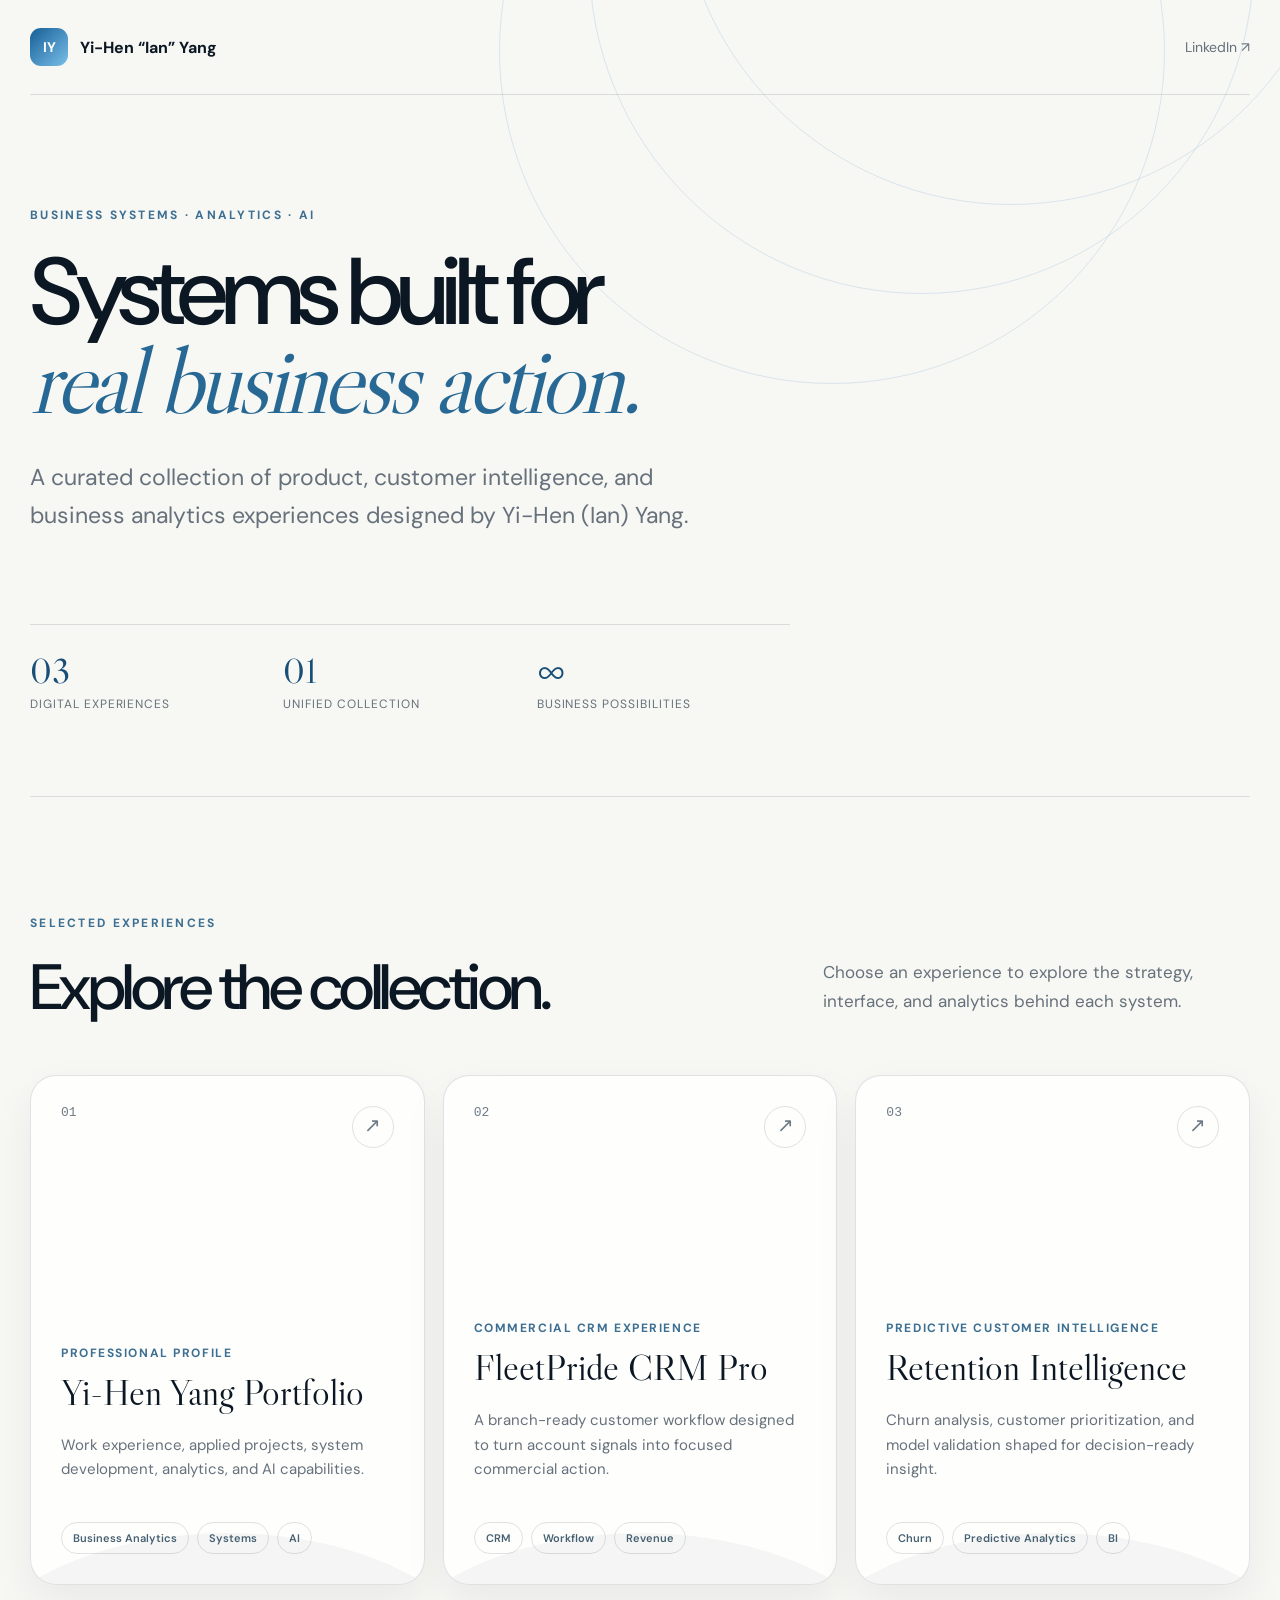
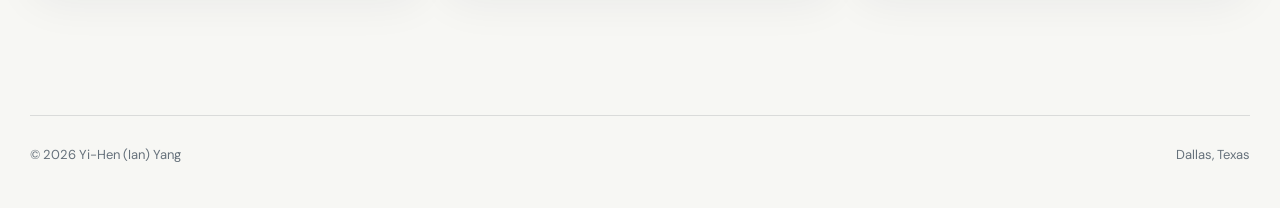
<file: index.html>
<!doctype html>
<html lang="en">
  <head>
    <meta charset="UTF-8" />
    <meta name="viewport" content="width=device-width, initial-scale=1.0" />
    <meta name="theme-color" content="#071b2b" />
    <meta
      name="description"
      content="Yi-Hen (Ian) Yang — portfolio, CRM system, and customer retention analytics collection."
    />
    <title>Yi-Hen (Ian) Yang | Digital Product Collection</title>
    <link rel="stylesheet" href="./styles.css" />
  </head>
  <body>
    <div class="ambient" aria-hidden="true">
      <span></span><span></span><span></span>
    </div>

    <header class="nav-shell">
      <a class="brand" href="./" aria-label="Yi-Hen Yang collection home">
        <span class="brand-mark">IY</span>
        <span>Yi-Hen “Ian” Yang</span>
      </a>
      <a class="linkedin" href="https://www.linkedin.com/in/yihenyangianyang726" target="_blank" rel="noreferrer">
        LinkedIn <span aria-hidden="true">↗</span>
      </a>
    </header>

    <main>
      <section class="hero reveal">
        <p class="eyebrow">BUSINESS SYSTEMS · ANALYTICS · AI</p>
        <h1>Systems built for<br /><em>real business action.</em></h1>
        <p class="intro">
          A curated collection of product, customer intelligence, and business analytics experiences designed by Yi-Hen (Ian) Yang.
        </p>
        <div class="summary" aria-label="Collection summary">
          <div><strong>03</strong><span>Digital experiences</span></div>
          <div><strong>01</strong><span>Unified collection</span></div>
          <div><strong>∞</strong><span>Business possibilities</span></div>
        </div>
      </section>

      <section class="collection reveal" aria-labelledby="collection-title">
        <div class="section-heading">
          <div>
            <p class="eyebrow">SELECTED EXPERIENCES</p>
            <h2 id="collection-title">Explore the collection.</h2>
          </div>
          <p>Choose an experience to explore the strategy, interface, and analytics behind each system.</p>
        </div>

        <div class="project-grid">
          <a class="project-card portfolio-card" href="./portfolio/">
            <div class="card-top"><span>01</span><span class="arrow">↗</span></div>
            <div class="card-copy">
              <p>Professional Profile</p>
              <h3>Yi-Hen Yang Portfolio</h3>
              <span>Work experience, applied projects, system development, analytics, and AI capabilities.</span>
            </div>
            <div class="tags"><span>Business Analytics</span><span>Systems</span><span>AI</span></div>
          </a>

          <a class="project-card crm-card" href="./crm/">
            <div class="card-top"><span>02</span><span class="arrow">↗</span></div>
            <div class="card-copy">
              <p>Commercial CRM Experience</p>
              <h3>FleetPride CRM Pro</h3>
              <span>A branch-ready customer workflow designed to turn account signals into focused commercial action.</span>
            </div>
            <div class="tags"><span>CRM</span><span>Workflow</span><span>Revenue</span></div>
          </a>

          <a class="project-card retention-card" href="./retention/">
            <div class="card-top"><span>03</span><span class="arrow">↗</span></div>
            <div class="card-copy">
              <p>Predictive Customer Intelligence</p>
              <h3>Retention Intelligence</h3>
              <span>Churn analysis, customer prioritization, and model validation shaped for decision-ready insight.</span>
            </div>
            <div class="tags"><span>Churn</span><span>Predictive Analytics</span><span>BI</span></div>
          </a>
        </div>
      </section>
    </main>

    <footer>
      <span>© 2026 Yi-Hen (Ian) Yang</span>
      <span>Dallas, Texas</span>
    </footer>

    <script src="./script.js"></script>
  </body>
</html>
</file>
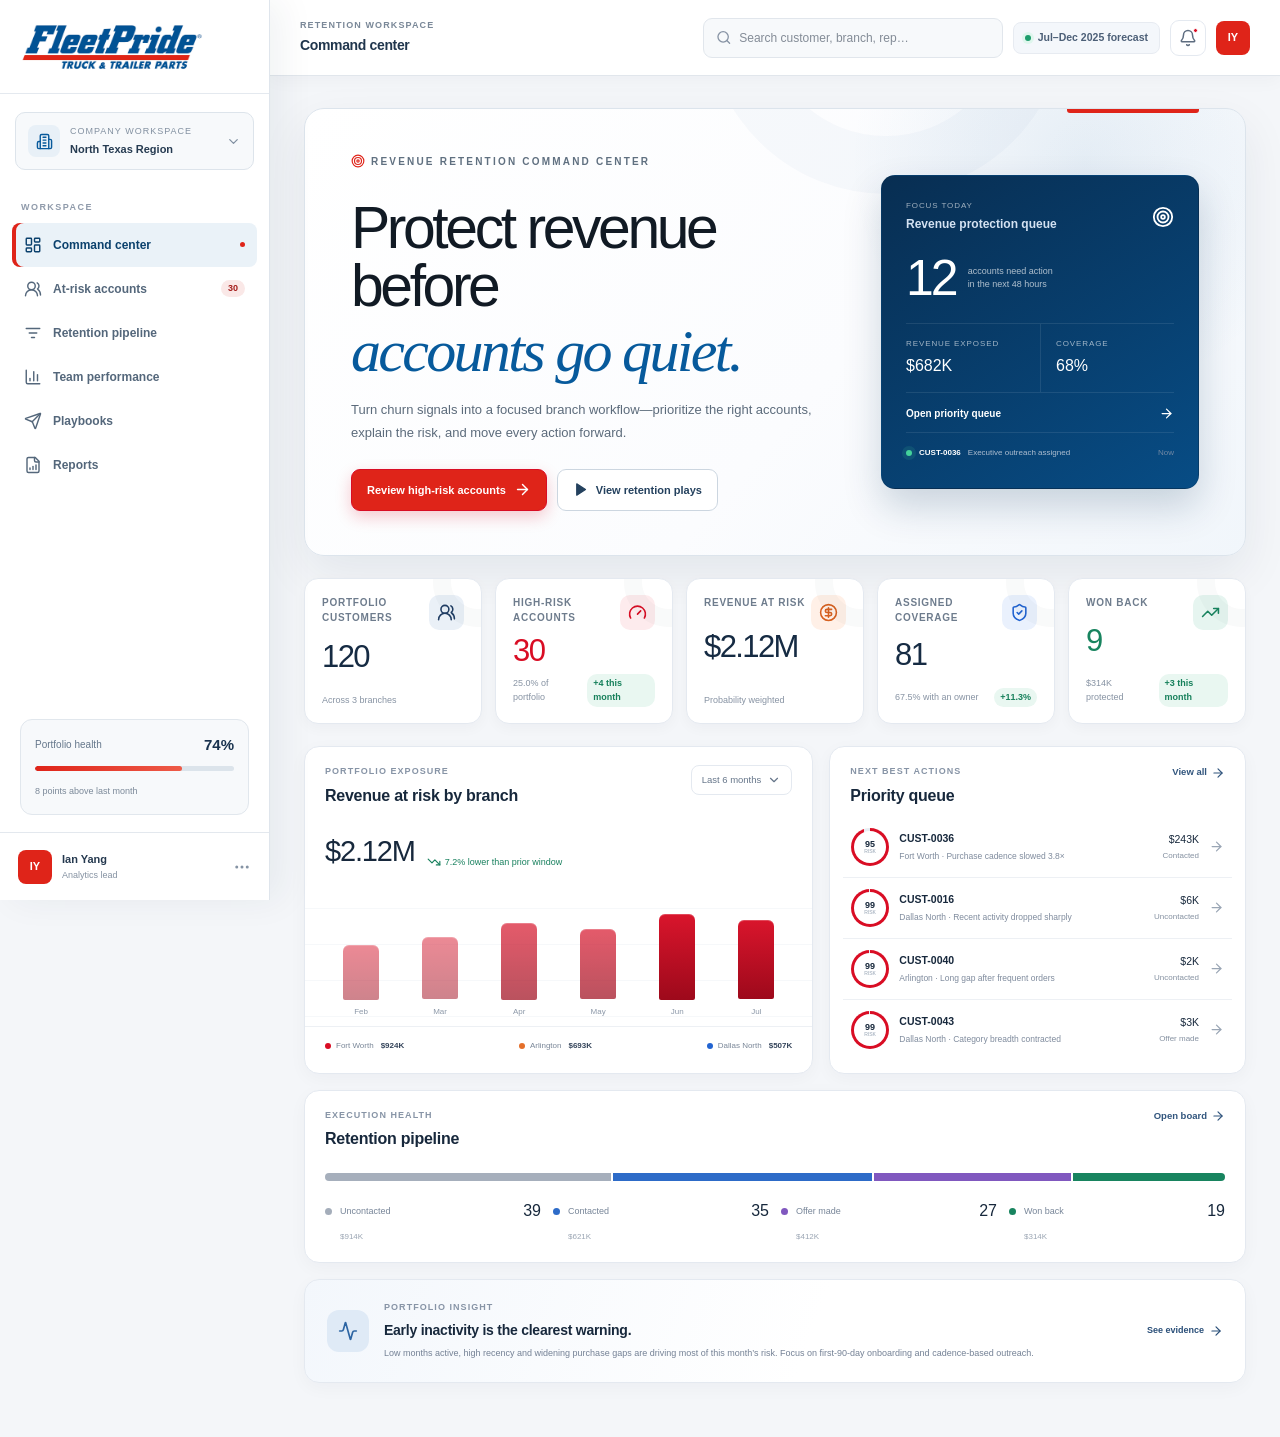
<file: crm/index.html>
<!doctype html>
<html lang="en">
  <head>
    <meta charset="UTF-8" />
    <meta name="viewport" content="width=device-width, initial-scale=1.0" />
    <meta name="theme-color" content="#075a9c" />
    <meta name="description" content="FleetPride CRM Pro — revenue retention command center." />
    <title>FleetPride CRM Pro</title>
    <script type="module" crossorigin src="./assets/index-GGyNvyeL.js"></script>
    <link rel="stylesheet" crossorigin href="./assets/index-Dkc_2bIf.css">
  </head>
  <body>
    <div id="root"></div>
  </body>
</html>
</file>
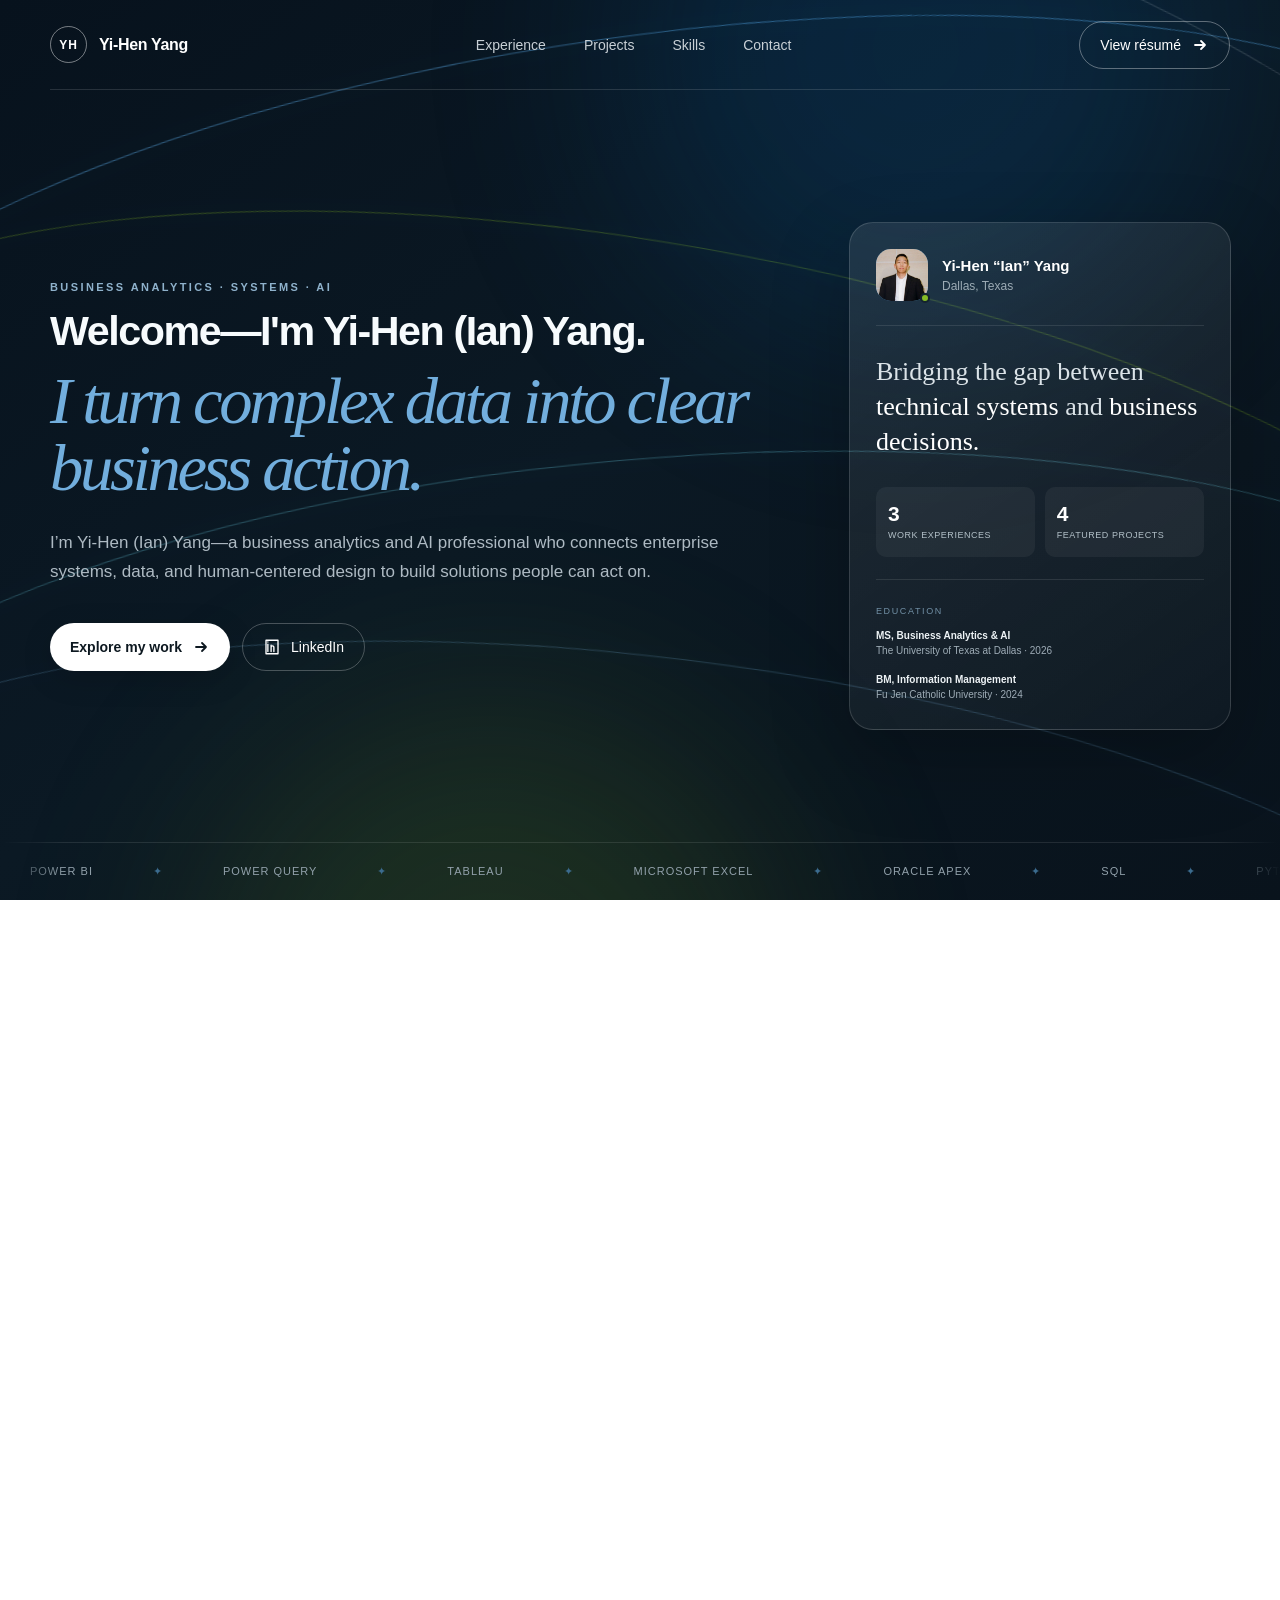
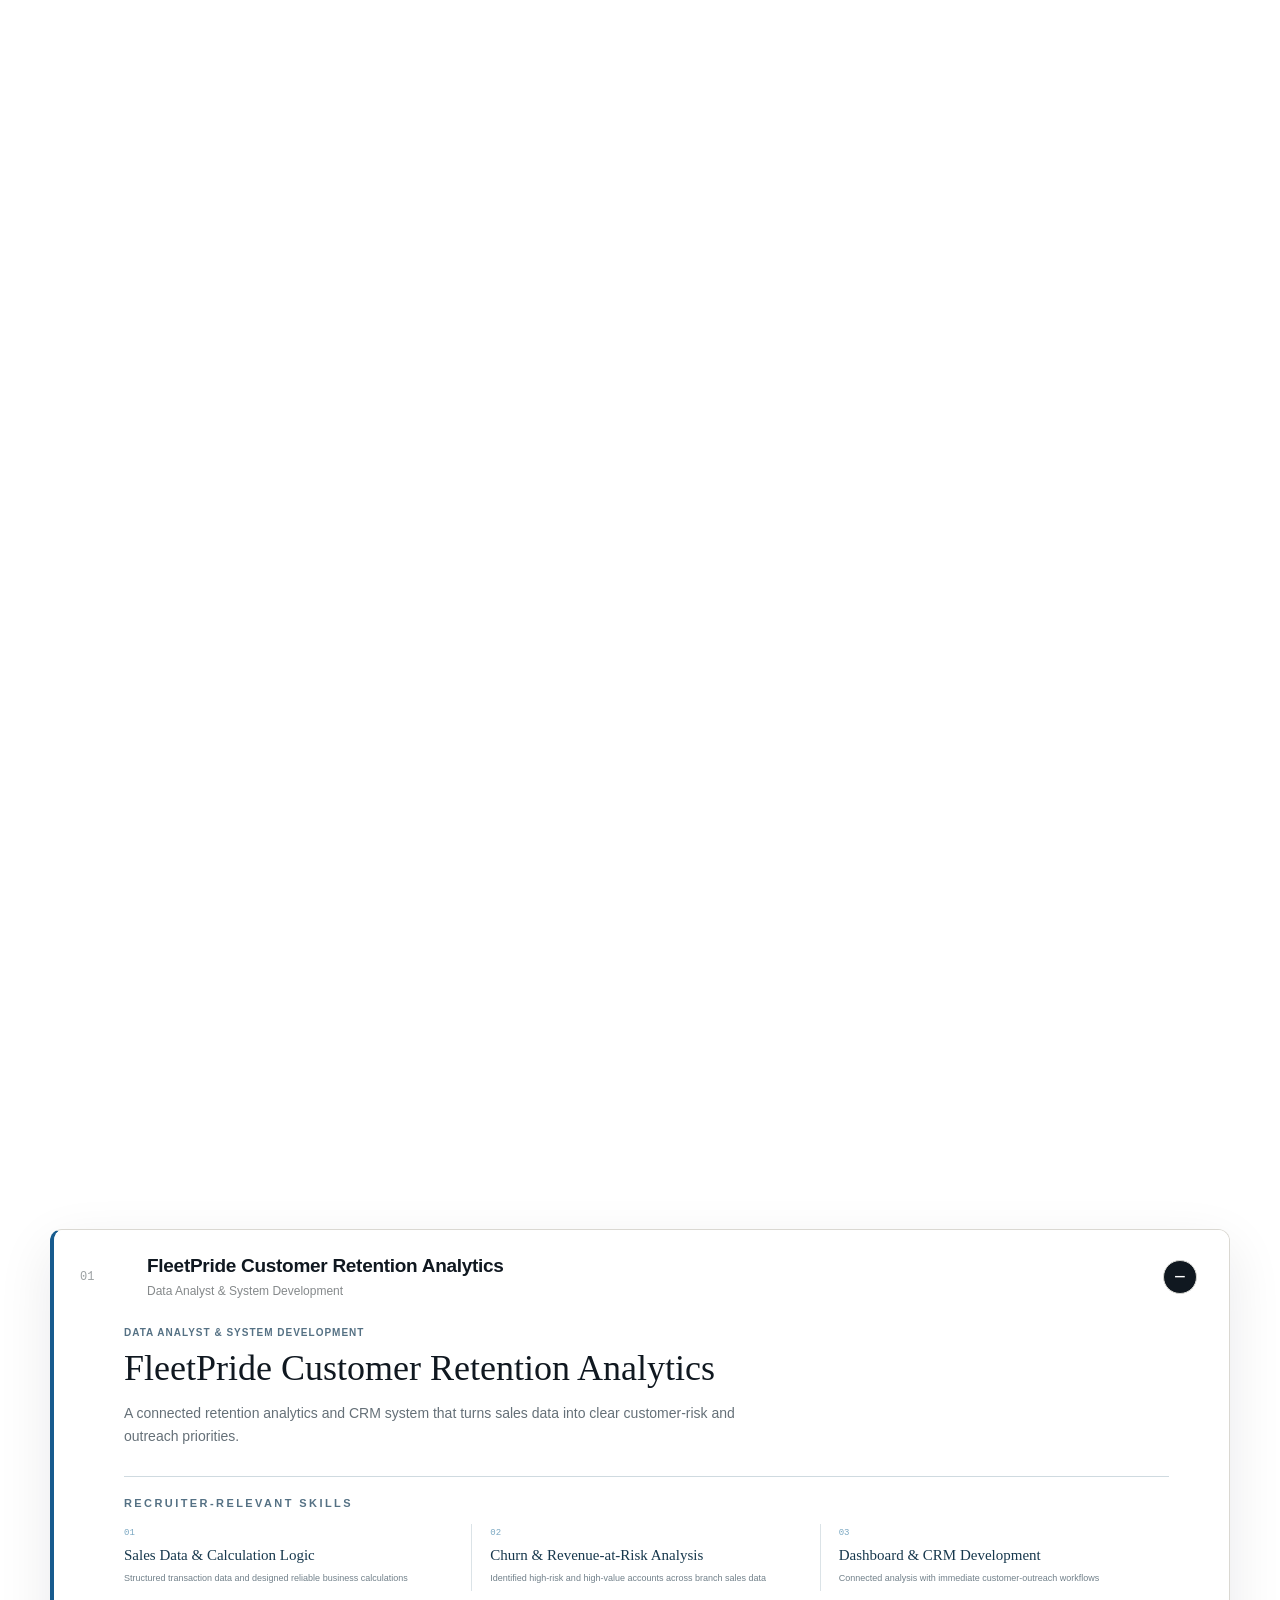
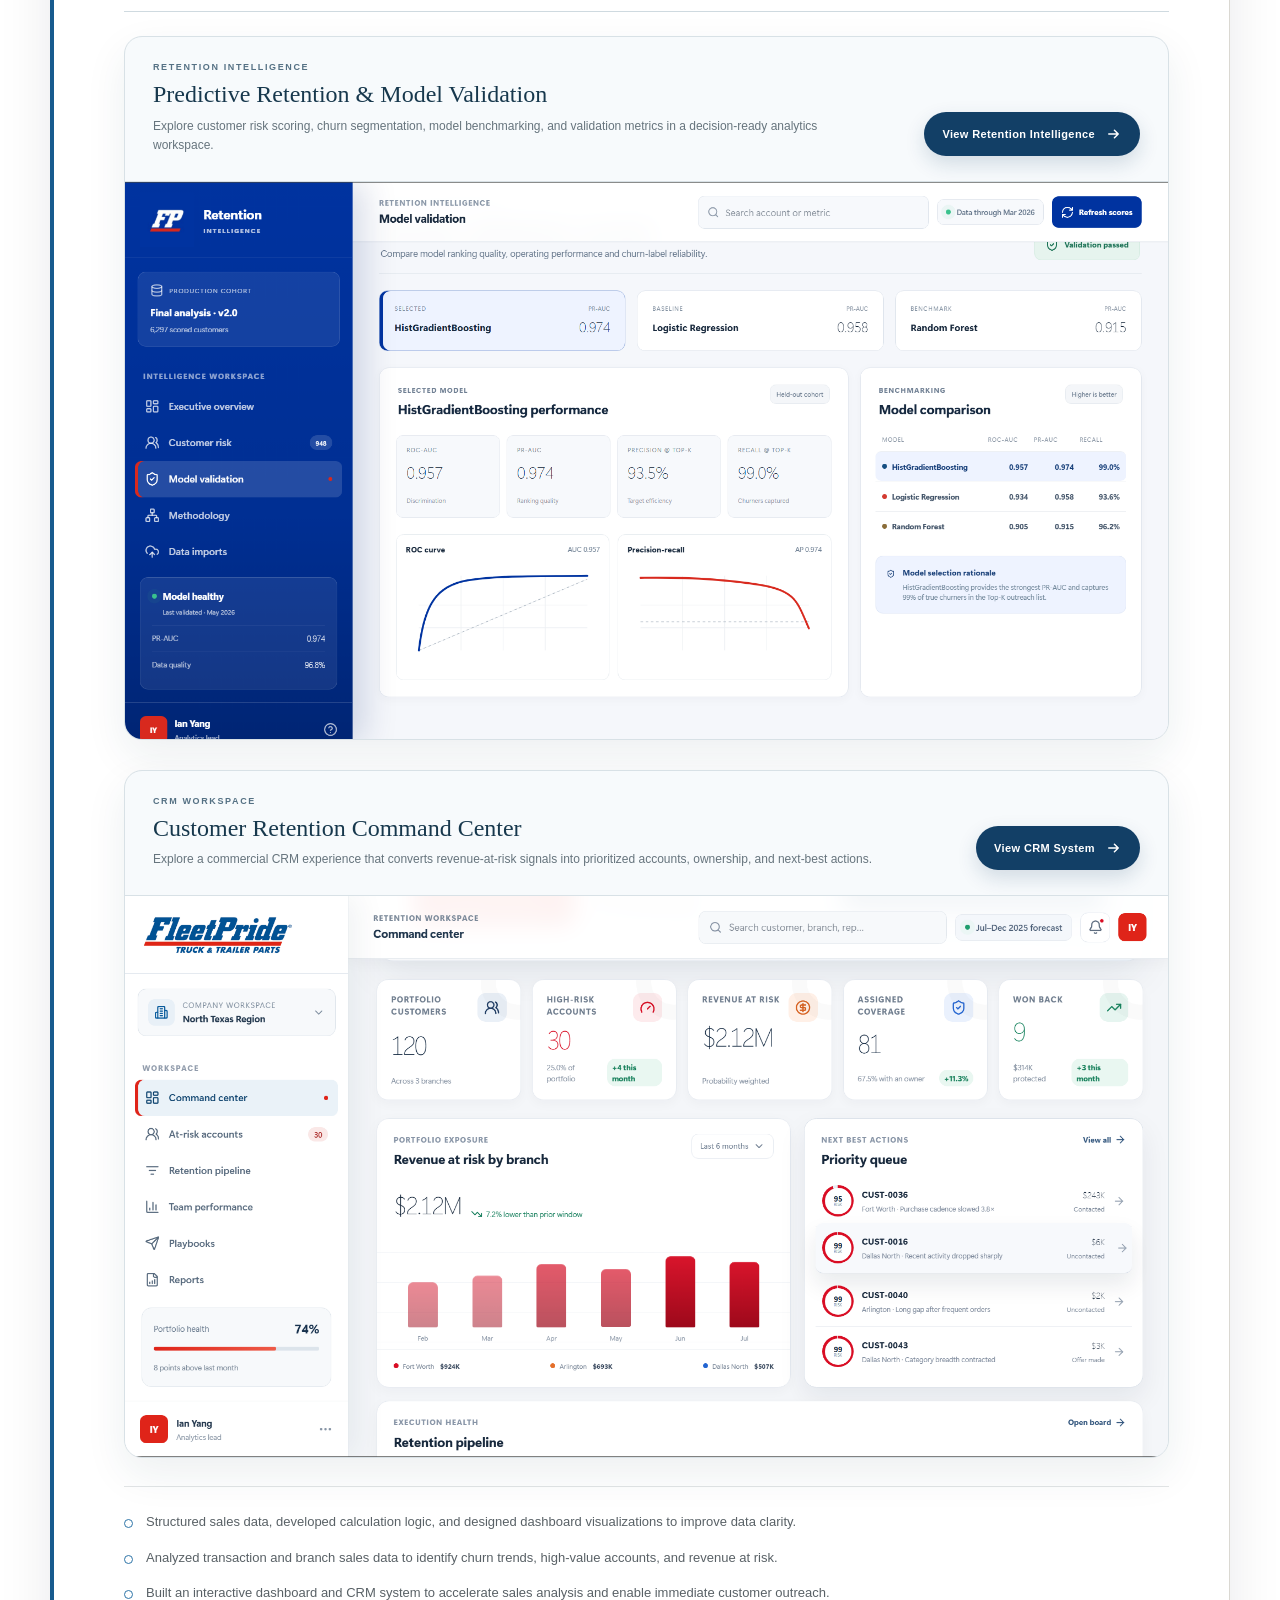
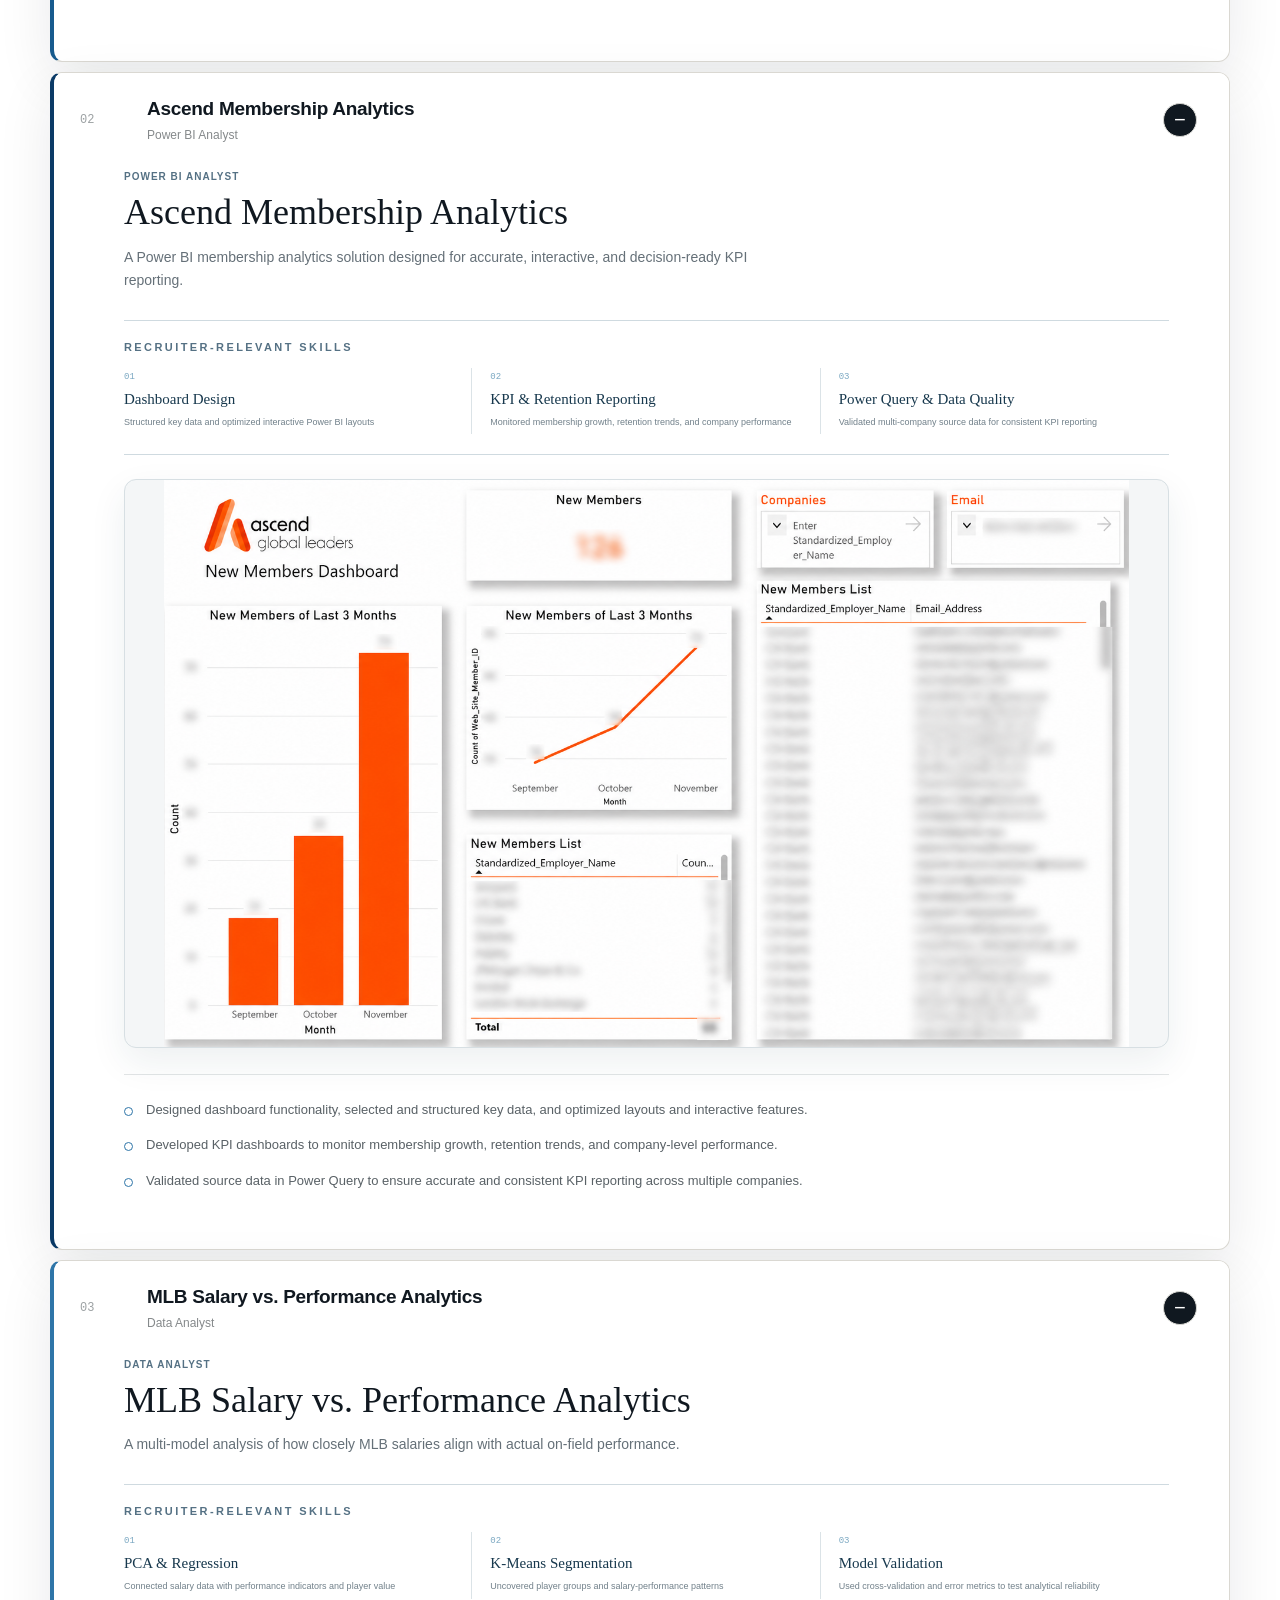
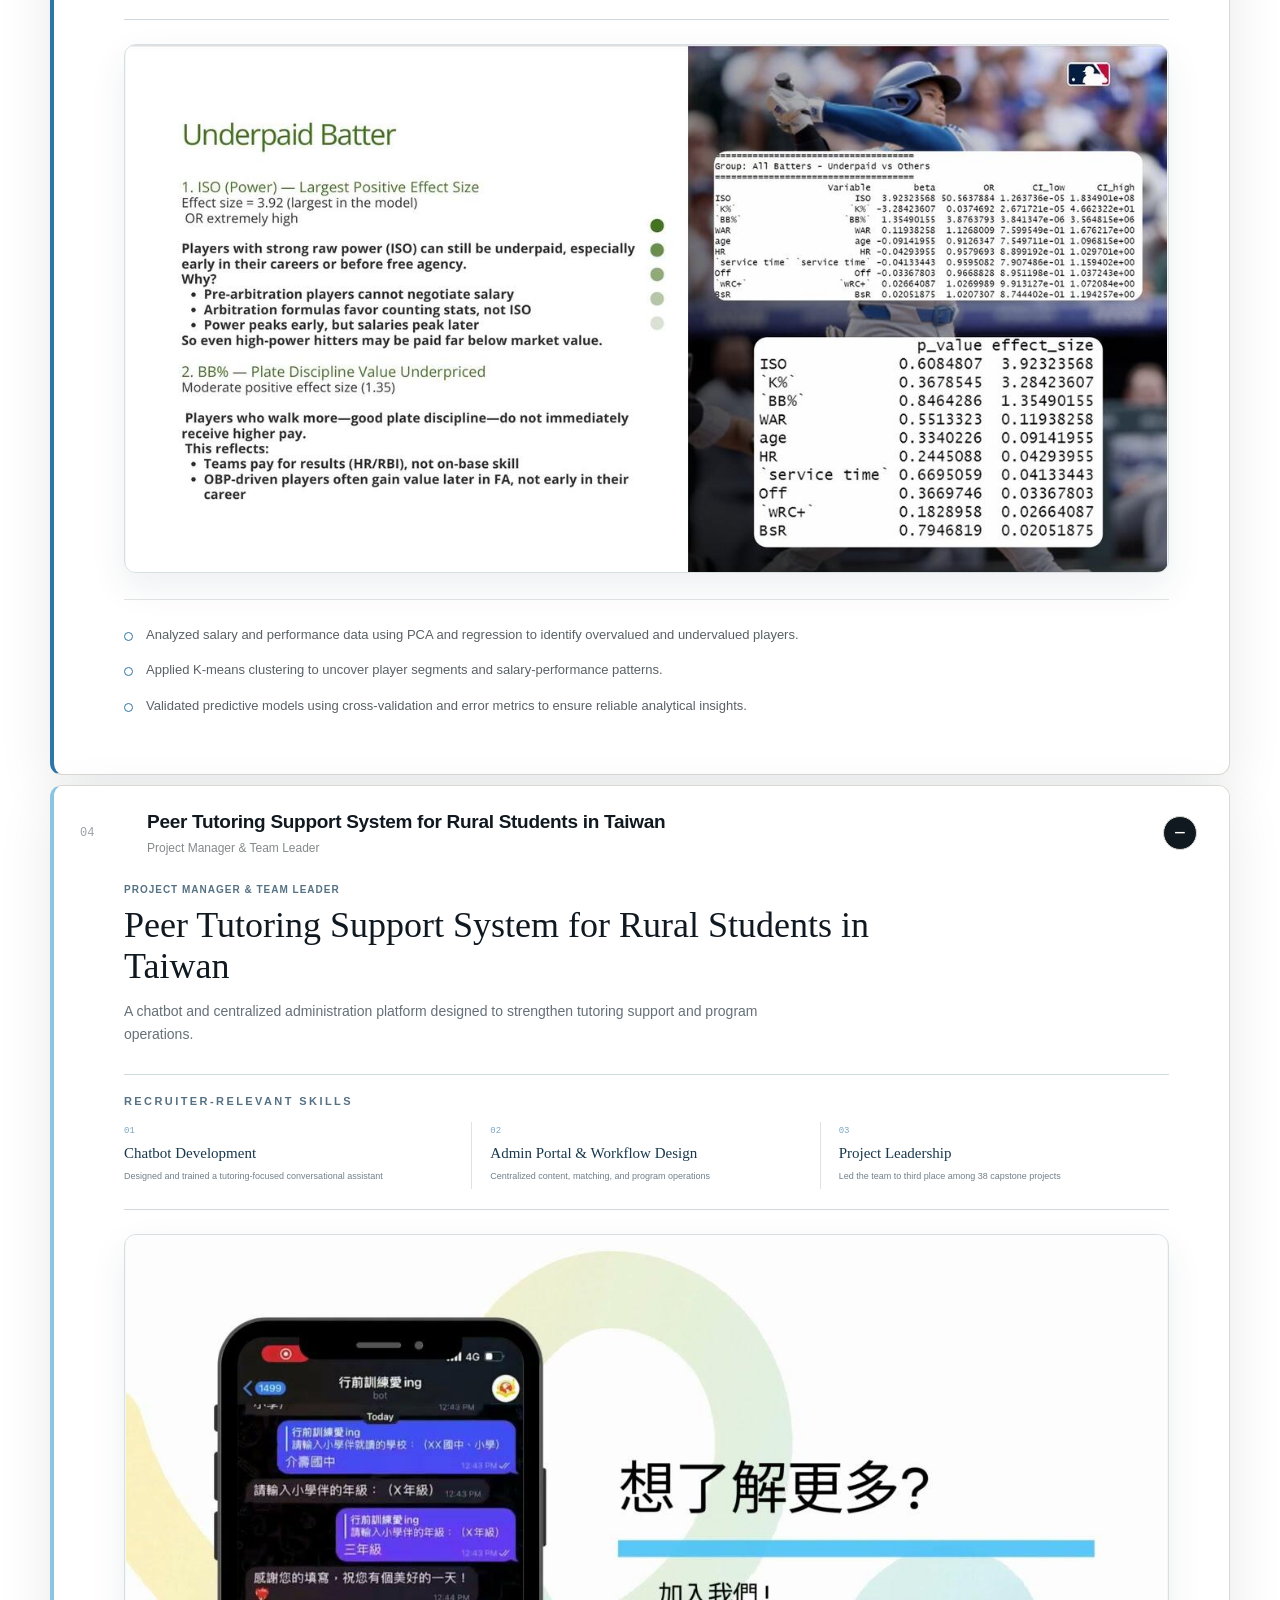
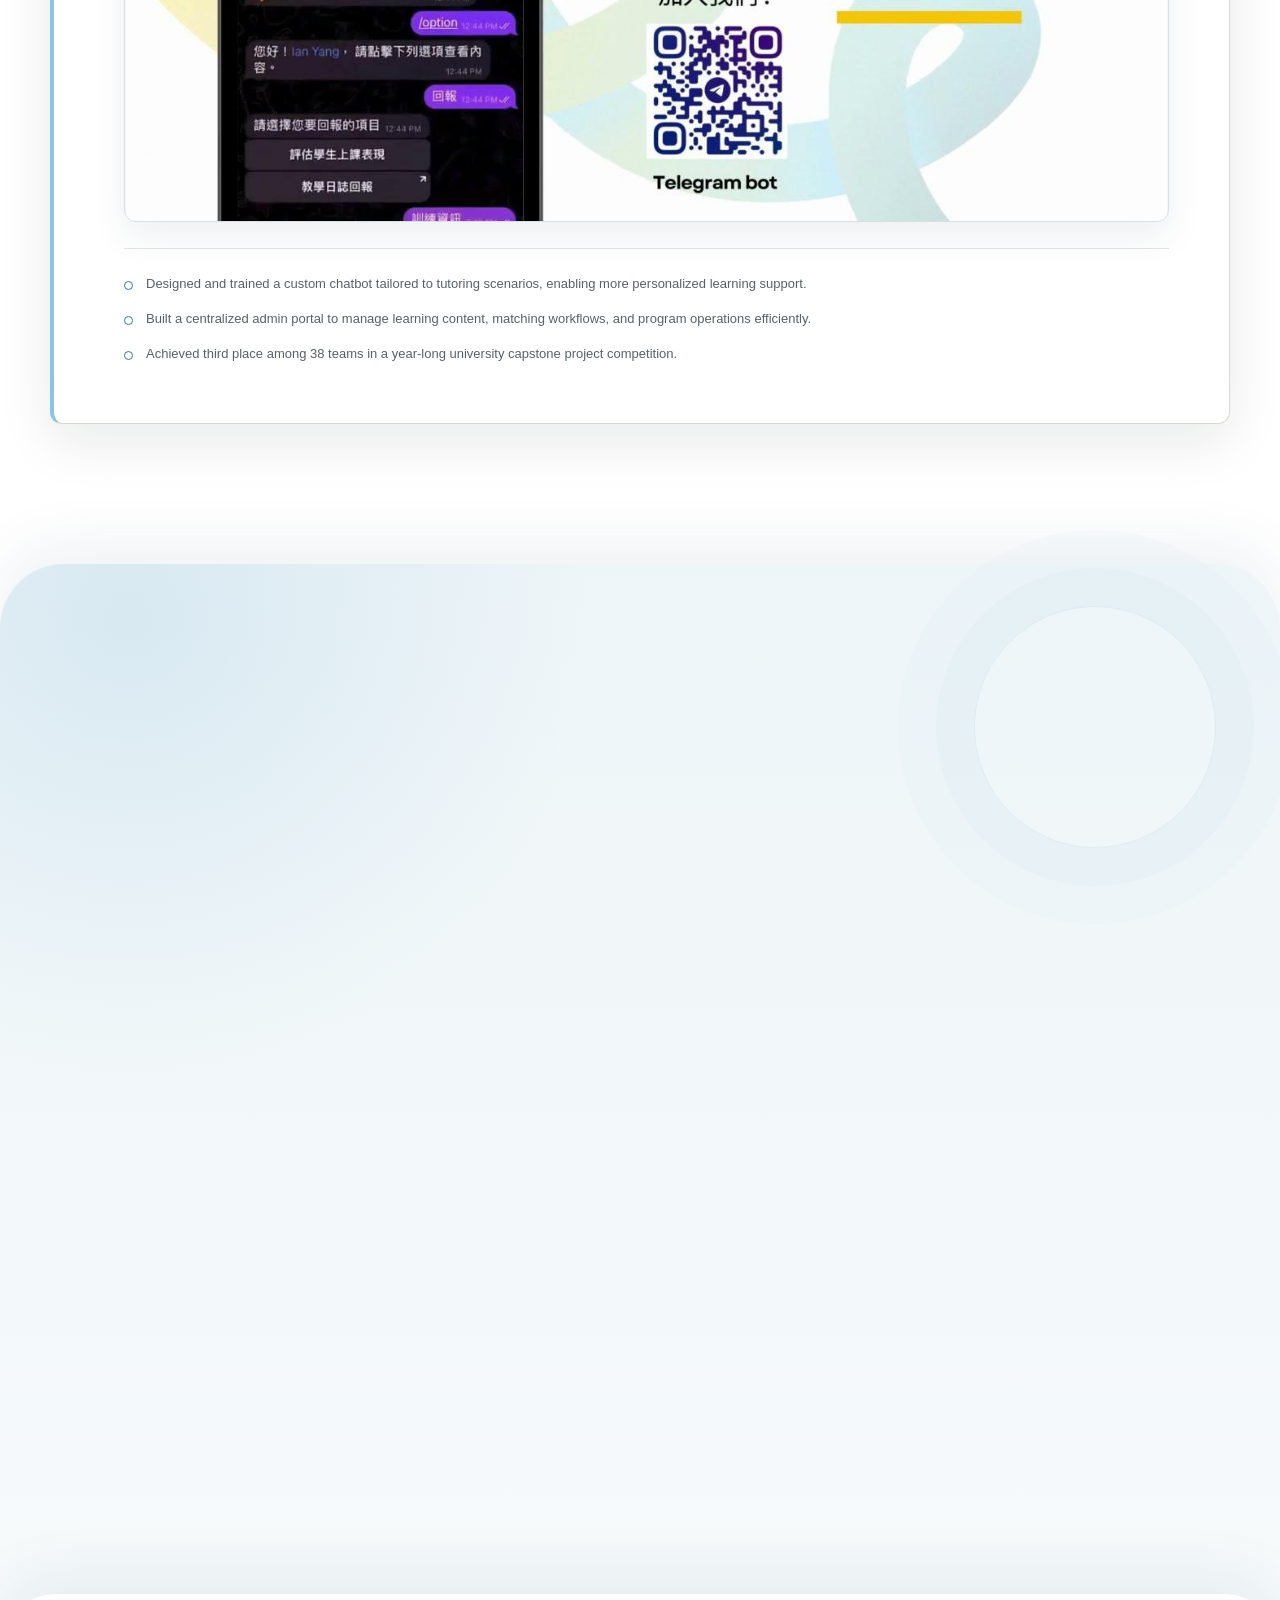
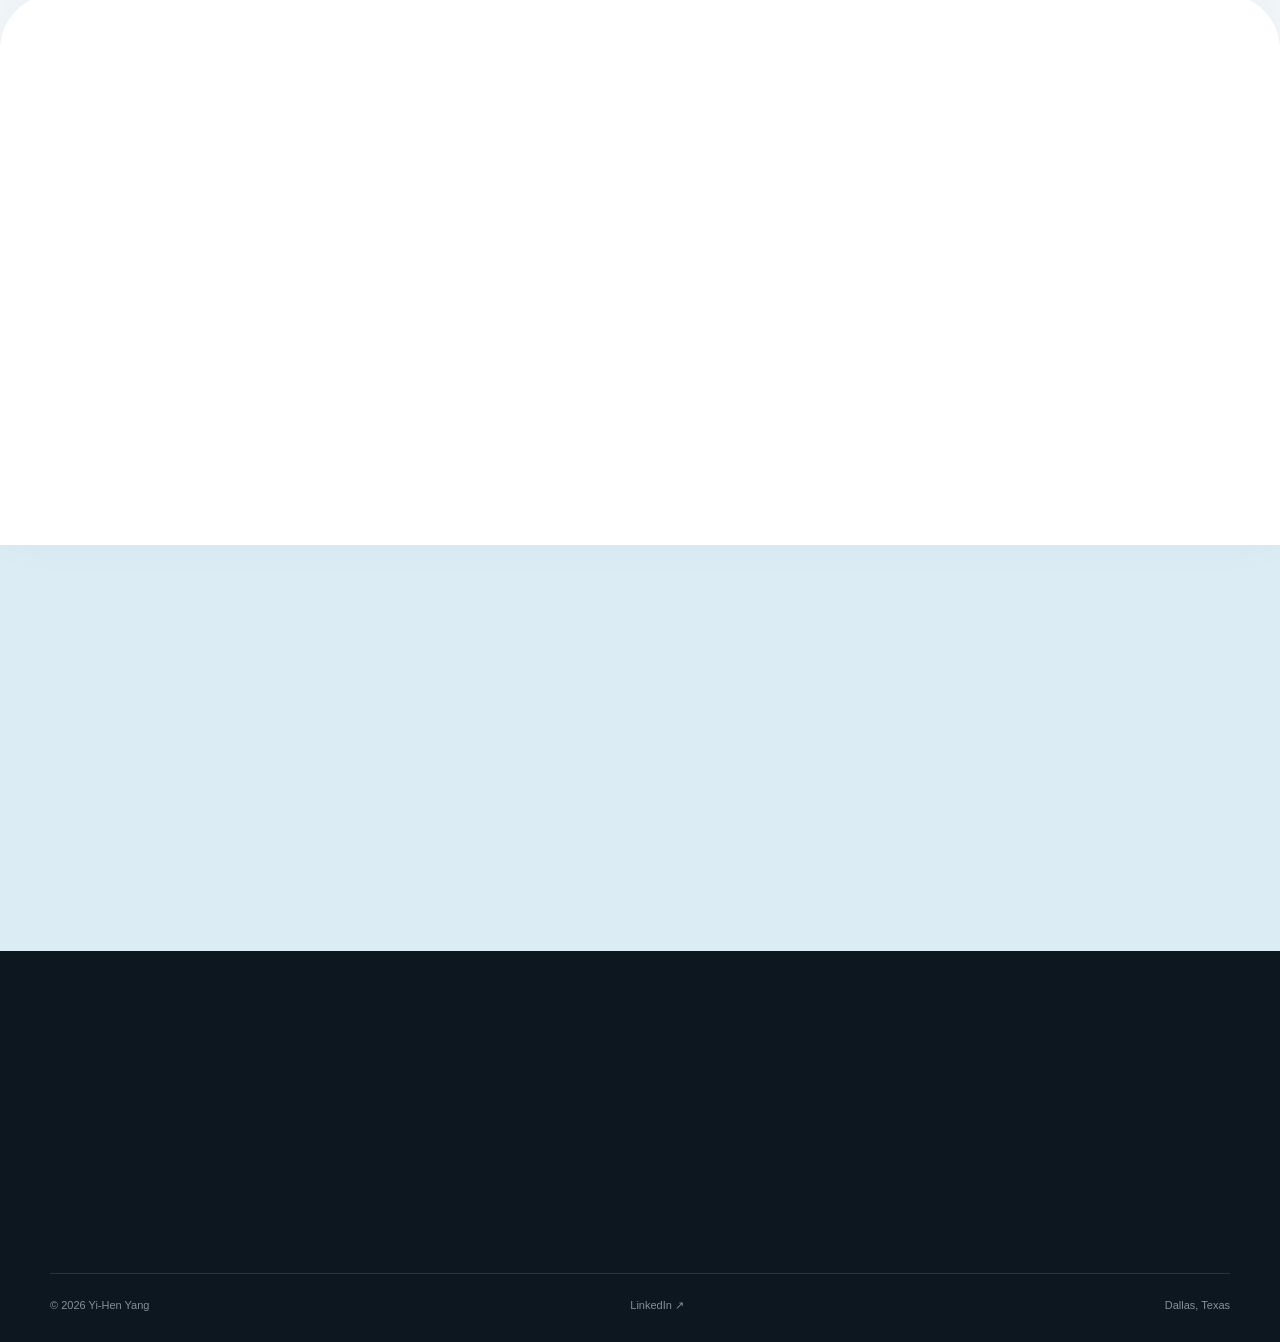
<file: portfolio/index.html>
<!doctype html>
<html lang="en">
  <head>
    <meta charset="UTF-8" />
    <meta name="viewport" content="width=device-width, initial-scale=1.0" />
    <meta name="description" content="Yi-Hen (Ian) Yang — Business Analytics, Enterprise Systems, AI, and UI/UX portfolio." />
    <meta name="theme-color" content="#07121d" />
    <link rel="icon" href="./favicon.svg" />
    <title>Yi-Hen (Ian) Yang | Business Analytics & Systems</title>
    <script type="module" crossorigin src="./portfolio-20261012.js"></script>
    <link rel="stylesheet" crossorigin href="./assets/index-C3i_tTb6.css">
    <style>
      /* Expanded project lists can exceed the observer threshold. Show them immediately. */
      #projects .reveal-item,
      .project-accordion-list {
        opacity: 1 !important;
        transform: none !important;
        filter: none !important;
        transition: none !important;
        animation: none !important;
        will-change: auto;
      }
      .project-card .accordion-content,
      .project-card .project-expanded {
        transition: none !important;
        animation: none !important;
        transform: none !important;
      }
      /* Keep the large body heading, without repeating its summary in the open header. */
      .experience-card.open .collapsed-impact,
      .project-card.open .collapsed-impact {
        display: none;
      }
      .experience-card.open .accordion-trigger {
        grid-template-columns: 45px 170px minmax(230px, 1fr) 40px;
      }
      .project-card.open .project-trigger {
        grid-template-columns: 45px minmax(0, 1fr) 40px;
      }
      .experience-card.open .expand-icon,
      .project-card.open .expand-icon {
        grid-column: -2 / -1;
      }
      @media (max-width: 900px) {
        .experience-card.open .accordion-trigger {
          grid-template-columns: 36px 140px 1fr 38px;
        }
        .project-card.open .project-trigger {
          grid-template-columns: 36px 1fr 38px;
        }
      }
      @media (max-width: 620px) {
        .experience-card.open .accordion-trigger,
        .project-card.open .project-trigger {
          grid-template-columns: 30px minmax(0, 1fr) 35px;
        }
      }
    </style>
  </head>
  <body>
    <div id="root"></div>
  </body>
</html>
</file>
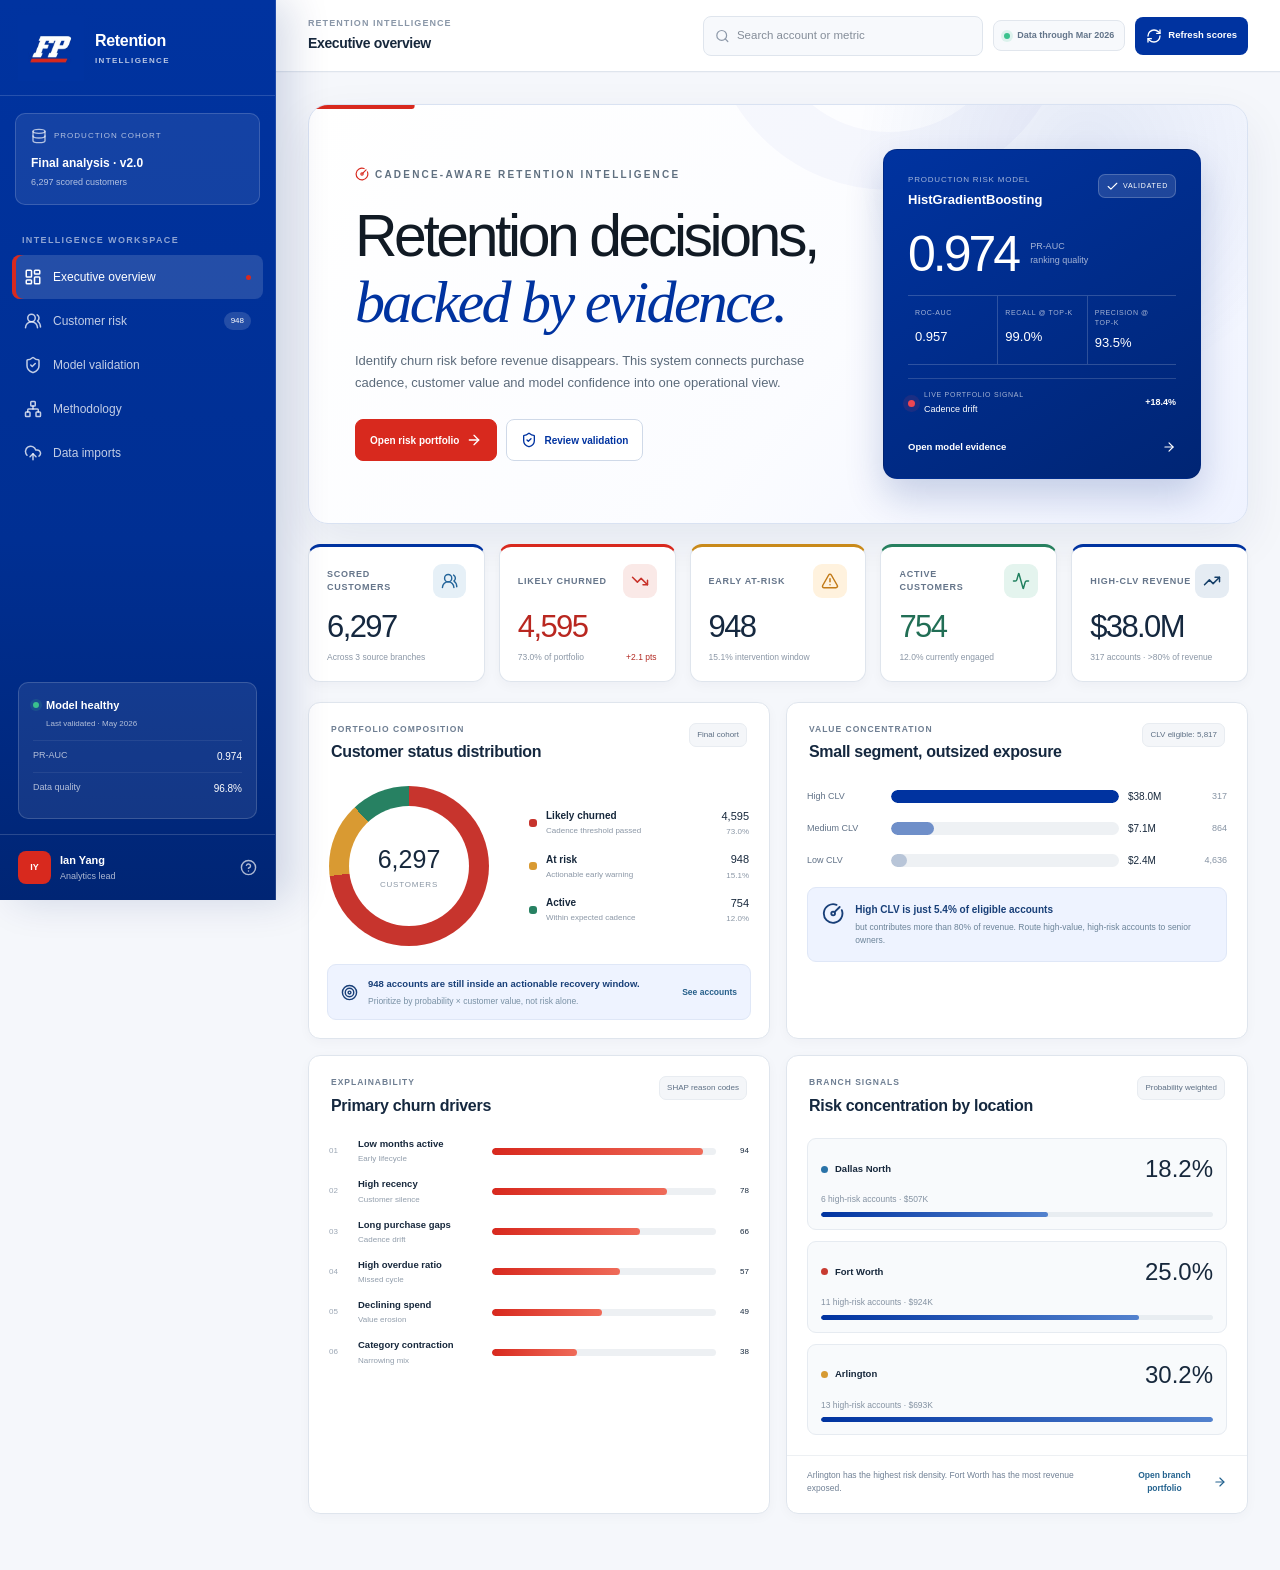
<file: retention/index.html>
<!doctype html>
<html lang="en">
  <head>
    <meta charset="UTF-8" />
    <meta name="viewport" content="width=device-width, initial-scale=1.0" />
    <meta name="theme-color" content="#0033a0" />
    <meta name="description" content="FleetPride Retention Intelligence — churn analysis and model validation." />
    <title>FleetPride Retention Intelligence</title>
    <script type="module" crossorigin src="./assets/index-D2kcTT0D.js"></script>
    <link rel="stylesheet" crossorigin href="./assets/index-nBZu4I1L.css">
  </head>
  <body>
    <div id="root"></div>
  </body>
</html>
</file>
<file: styles.css>
@import url("https://fonts.googleapis.com/css2?family=DM+Sans:wght@400;500;600;700&family=Libre+Caslon+Display&display=swap");

:root {
  --ink: #0b1722;
  --navy: #071b2b;
  --blue: #2679b8;
  --sky: #79bfe9;
  --muted: #66717b;
  --line: rgba(11, 23, 34, 0.12);
  --paper: #f7f7f4;
}

* { box-sizing: border-box; }
html { scroll-behavior: smooth; }
body {
  margin: 0;
  color: var(--ink);
  background: var(--paper);
  font-family: "DM Sans", Arial, sans-serif;
  overflow-x: hidden;
}
a { color: inherit; text-decoration: none; }

.ambient { position: fixed; inset: 0; z-index: -1; overflow: hidden; pointer-events: none; }
.ambient span {
  position: absolute;
  width: 52vw;
  height: 52vw;
  border: 1px solid rgba(38, 121, 184, 0.14);
  border-radius: 50%;
  animation: drift 18s ease-in-out infinite alternate;
}
.ambient span:nth-child(1) { top: -36vw; right: -5vw; }
.ambient span:nth-child(2) { top: -29vw; right: 2vw; animation-delay: -6s; }
.ambient span:nth-child(3) { top: -22vw; right: 9vw; animation-delay: -11s; }
@keyframes drift { to { transform: translate3d(-32px, 34px, 0) scale(1.05); } }

.nav-shell {
  width: min(1220px, calc(100% - 48px));
  margin: 0 auto;
  padding: 28px 0;
  display: flex;
  align-items: center;
  justify-content: space-between;
  border-bottom: 1px solid var(--line);
}
.brand { display: flex; align-items: center; gap: 12px; font-weight: 700; }
.brand-mark {
  width: 38px; height: 38px; display: grid; place-items: center;
  border-radius: 11px; color: white; background: linear-gradient(135deg, #165e96, #79bfe9);
  font-size: 14px;
}
.linkedin { font-size: 14px; color: var(--muted); transition: color .25s ease, transform .25s ease; }
.linkedin:hover { color: var(--blue); transform: translateY(-2px); }

main, footer { width: min(1220px, calc(100% - 48px)); margin: 0 auto; }
.hero { min-height: 650px; padding: 112px 0 80px; display: flex; flex-direction: column; justify-content: center; }
.eyebrow { margin: 0 0 25px; color: #3c6f91; font-size: 12px; font-weight: 700; letter-spacing: .19em; }
h1, h2, h3, p { margin-top: 0; }
h1 { margin-bottom: 34px; max-width: 950px; font-size: clamp(58px, 7.4vw, 108px); line-height: .93; letter-spacing: -.065em; font-weight: 500; }
h1 em { color: #276994; font-family: "Libre Caslon Display", Georgia, serif; font-weight: 400; letter-spacing: -.045em; }
.intro { max-width: 720px; color: var(--muted); font-size: clamp(18px, 2vw, 23px); line-height: 1.65; }
.summary { display: flex; gap: 0; margin-top: 66px; border-top: 1px solid var(--line); max-width: 760px; }
.summary div { width: 33.333%; padding: 24px 28px 4px 0; display: flex; flex-direction: column; gap: 4px; }
.summary strong { font-family: "Libre Caslon Display", Georgia, serif; font-size: 35px; font-weight: 400; color: #174f78; }
.summary span { color: var(--muted); font-size: 12px; text-transform: uppercase; letter-spacing: .08em; }

.collection { padding: 118px 0 130px; border-top: 1px solid var(--line); }
.section-heading { display: grid; grid-template-columns: 1.25fr .75fr; gap: 80px; align-items: end; margin-bottom: 55px; }
.section-heading h2 { margin-bottom: 0; font-size: clamp(42px, 5vw, 72px); line-height: 1; letter-spacing: -.055em; font-weight: 500; }
.section-heading > p { margin-bottom: 4px; color: var(--muted); font-size: 17px; line-height: 1.7; }
.project-grid { display: grid; grid-template-columns: repeat(3, 1fr); gap: 18px; }
.project-card {
  position: relative; min-height: 510px; padding: 30px; overflow: hidden;
  border: 1px solid var(--line); border-radius: 26px; background: rgba(255,255,255,.83);
  display: flex; flex-direction: column; justify-content: space-between;
  box-shadow: 0 18px 45px rgba(5, 29, 45, 0.06);
  transition: transform .42s cubic-bezier(.2,.8,.2,1), box-shadow .42s ease, color .32s ease, background .32s ease;
}
.project-card::before { content: ""; position: absolute; inset: auto -20% -55% -20%; height: 65%; border-radius: 50%; background: currentColor; opacity: .035; transition: transform .5s ease, opacity .5s ease; }
.project-card:hover { transform: translateY(-12px); color: #fff; box-shadow: 0 30px 70px rgba(5, 29, 45, 0.18); }
.project-card:hover::before { transform: scale(1.25); opacity: .08; }
.portfolio-card:hover { background: #0b2233; }
.crm-card:hover { background: #075a9c; }
.retention-card:hover { background: #103e72; }
.card-top { display: flex; justify-content: space-between; color: #6e7b85; font: 500 13px/1 monospace; }
.arrow { width: 42px; height: 42px; display: grid; place-items: center; border-radius: 50%; border: 1px solid var(--line); font-size: 20px; transition: transform .35s ease, background .35s ease; }
.project-card:hover .card-top, .project-card:hover .card-copy p, .project-card:hover .card-copy span { color: rgba(255,255,255,.72); }
.project-card:hover .arrow { transform: rotate(45deg); background: rgba(255,255,255,.12); border-color: rgba(255,255,255,.25); }
.card-copy { margin-top: auto; padding: 80px 0 40px; }
.card-copy p { color: #3c6f91; font-size: 12px; font-weight: 700; letter-spacing: .13em; text-transform: uppercase; }
.card-copy h3 { margin-bottom: 20px; font-family: "Libre Caslon Display", Georgia, serif; font-size: 37px; line-height: 1.08; font-weight: 400; }
.card-copy > span { color: var(--muted); line-height: 1.65; font-size: 15px; }
.tags { display: flex; flex-wrap: wrap; gap: 8px; position: relative; z-index: 1; }
.tags span { padding: 8px 11px; border: 1px solid var(--line); border-radius: 999px; color: #466170; font-size: 11px; font-weight: 600; }
.project-card:hover .tags span { color: rgba(255,255,255,.78); border-color: rgba(255,255,255,.22); }

footer { padding: 30px 0 45px; border-top: 1px solid var(--line); display: flex; justify-content: space-between; color: var(--muted); font-size: 13px; }
.reveal { opacity: 0; transform: translateY(30px); transition: opacity .9s ease, transform .9s cubic-bezier(.2,.8,.2,1); }
.reveal.visible { opacity: 1; transform: translateY(0); }

@media (max-width: 900px) {
  .hero { min-height: auto; padding: 92px 0 70px; }
  .section-heading { grid-template-columns: 1fr; gap: 25px; }
  .project-grid { grid-template-columns: 1fr; }
  .project-card { min-height: 400px; }
}
@media (max-width: 600px) {
  .nav-shell, main, footer { width: min(100% - 30px, 1220px); }
  .brand > span:last-child { display: none; }
  h1 { font-size: 51px; }
  .summary { flex-direction: column; }
  .summary div { width: 100%; padding: 16px 0; border-bottom: 1px solid var(--line); }
  .collection { padding: 88px 0; }
  .project-card { min-height: 430px; padding: 24px; }
  footer { gap: 20px; flex-direction: column; }
}

@media (prefers-reduced-motion: reduce) {
  *, *::before, *::after { animation-duration: .01ms !important; animation-iteration-count: 1 !important; scroll-behavior: auto !important; transition-duration: .01ms !important; }
}
</file>
<file: portfolio/assets/index-C3i_tTb6.css>
:root{--ink:#101820;--paper:#fff;--white:#fff;--blue:#003b71;--green:#86bc25;--muted:#687078}*{box-sizing:border-box}html{scroll-behavior:smooth}body{color:var(--ink);background:#fff;margin:0;font-family:Arial,Helvetica,sans-serif}main{overflow:clip}button,a{font:inherit}button{cursor:pointer}a{color:inherit;text-decoration:none}svg{fill:none;stroke:currentColor;stroke-width:1.8px;stroke-linecap:round;stroke-linejoin:round;width:18px;height:18px}.shell{width:min(1180px,100% - 48px);margin-inline:auto}.hero{color:#fff;background:linear-gradient(145deg,#07121d 0%,#0b1924 48%,#09131c 100%);flex-direction:column;min-height:100vh;display:flex;position:relative;overflow:hidden}.line-field{pointer-events:none;position:absolute;inset:0;overflow:hidden}.line{filter:drop-shadow(0 0 10px #4a9eff47);will-change:translate,scale,opacity;background:0 0;border:1px solid #0000;border-top-color:#5caeeb75;border-radius:50%;width:145%;height:74%;animation:6.2s cubic-bezier(.45,.05,.55,.95) infinite alternate curveFlow;position:absolute;left:-22%}.line-one{animation-duration:5.4s;top:4%;transform:rotate(-8deg)}.line-two{border-top-color:#86bc2552;animation-duration:6.8s;animation-delay:-2s;top:27%;transform:rotate(10deg)}.line-three{border-top-color:#60c0d657;animation-duration:5.9s;animation-delay:-3.8s;top:51%;transform:rotate(-5deg)}.line-four{border-top-color:#72aedd42;animation-duration:7.2s;animation-delay:-1.2s;top:73%;transform:rotate(7deg)}.line-five{border-top-color:#ffffff29;animation-duration:6.4s;animation-delay:-4.6s;top:-18%;transform:rotate(15deg)}.glow{filter:blur(110px);opacity:.15;border-radius:50%;width:600px;height:600px;animation:6.5s ease-in-out infinite alternate drift;position:absolute}.glow-one{background:#0878d1;top:-250px;right:5%}.glow-two{background:#86bc25;animation-delay:-5s;bottom:-400px;left:15%}@keyframes curveFlow{0%{opacity:.35;translate:-7% -4%;scale:.93 1.04}55%{opacity:.92}to{opacity:.7;translate:8% 6%;scale:1.09 .91}}@keyframes drift{to{transform:translate(110px,55px)scale(1.25)}}.nav{z-index:3;border-bottom:1px solid #ffffff21;justify-content:space-between;align-items:center;height:90px;display:flex;position:relative}.wordmark{letter-spacing:-.02em;align-items:center;gap:12px;font-weight:700;display:flex}.wordmark>span{letter-spacing:.08em;border:1px solid #ffffff73;border-radius:50%;place-items:center;width:37px;height:37px;font-size:12px;transition:all .25s;display:grid}.wordmark:hover>span{color:var(--ink);background:#fff;transform:rotate(-8deg)}.nav-links{color:#c8d0d6;gap:34px;font-size:14px;display:flex}.nav-links button{color:inherit;background:0 0;border:0;padding:10px 2px;position:relative}.nav-links a{padding:10px 2px;position:relative}.nav-links button:after,.nav-links a:after{content:"";background:#fff;width:0;height:1px;transition:all .25s;position:absolute;bottom:4px;left:0}.nav-links button:hover,.nav-links a:hover{color:#fff}.nav-links button:hover:after,.nav-links a:hover:after{width:100%}.nav-cta,.primary-btn,.secondary-btn{border:1px solid #0000;border-radius:100px;justify-content:center;align-items:center;gap:10px;min-height:48px;padding:0 20px;transition:transform .2s,background .2s,color .2s,border-color .2s,box-shadow .2s;display:inline-flex}.nav-cta{border-color:#ffffff59;font-size:14px}.nav-cta:hover{color:var(--ink);background:#fff;transform:translateY(-2px)}.nav-cta:active{background:#9bd035;transform:translateY(0)scale(.98)}.hero-content{z-index:2;flex:1;grid-template-columns:1.3fr .7fr;align-items:center;gap:90px;padding:80px 0 60px;display:grid;position:relative}.availability{color:#bec8cf;background:#ffffff08;border:1px solid #ffffff1f;border-radius:20px;align-items:center;gap:9px;margin-bottom:32px;padding:8px 12px;font-size:12px;display:inline-flex}.availability span{background:#9bd035;border-radius:50%;width:7px;height:7px;animation:2s infinite pulse;box-shadow:0 0 0 5px #86bc251a}@keyframes pulse{50%{box-shadow:0 0 0 8px #86bc2500}}.eyebrow{letter-spacing:.22em;color:#8fb2cc;margin:0 0 18px;font-size:11px;font-weight:700}.eyebrow.dark{color:#65727c}h1,h2,h3,p{margin-top:0}h1{letter-spacing:-.05em;max-width:780px;margin-bottom:28px;font-size:clamp(44px,5.2vw,72px);line-height:1}h1>span,h1>em{display:block}h1>span{letter-spacing:-.035em;color:#f7fbfd;margin-bottom:16px;font-size:.62em}h1 em,h2 em{color:#72aedd;font-family:Georgia,serif;font-weight:400}.hero-intro{color:#aebac3;max-width:670px;font-size:17px;line-height:1.7}.hero-actions{flex-wrap:wrap;gap:12px;margin-top:36px;display:flex}.primary-btn{color:#0d1820;background:#fff;border:0;font-size:14px;font-weight:700;box-shadow:0 8px 30px #00000026}.primary-btn:hover{background:#86bc25;transform:translateY(-3px);box-shadow:0 12px 35px #86bc252e}.primary-btn:active{color:#fff;background:#6c981c;transform:scale(.97)}.secondary-btn{color:#fff;border-color:#ffffff40;font-size:14px}.secondary-btn:hover{background:#ffffff17;border-color:#fff;transform:translateY(-3px)}.secondary-btn:active{background:#003b71;transform:scale(.97)}.profile-card-wrap{align-self:center}.profile-card{-webkit-backdrop-filter:blur(15px);backdrop-filter:blur(15px);background:linear-gradient(145deg,#ffffff17,#ffffff06);border:1px solid #ffffff26;border-radius:24px;padding:26px;transition:all .35s;box-shadow:0 30px 80px #0000003b}.profile-card:hover{border-color:#72aedd80;transform:translateY(-8px)rotate(.4deg)}.profile-top{border-bottom:1px solid #ffffff1a;align-items:center;gap:14px;padding-bottom:24px;display:flex}.profile-top>div:last-child{flex-direction:column;gap:5px;display:flex}.profile-top strong{font-size:15px}.profile-top span{color:#9cabb5;font-size:12px}.avatar{letter-spacing:.05em;background:linear-gradient(145deg,#1f679b,#72aedd);border-radius:15px;flex:none;place-items:center;width:52px;height:52px;font-weight:800;display:grid;position:relative;overflow:visible}.avatar img{object-fit:cover;border-radius:15px;width:100%;height:100%;display:block}.avatar span{z-index:2;background:#86bc25;border:2px solid #14232e;border-radius:50%;width:10px;height:10px;position:absolute;bottom:-2px;right:-2px}.profile-statement{color:#dbe3e8;padding:28px 0;font-family:Georgia,serif;font-size:26px;line-height:1.35}.profile-statement b{color:#fff;font-weight:400}.quick-stats{grid-template-columns:repeat(2,1fr);gap:10px;display:grid}.quick-stats div{background:#ffffff0d;border-radius:10px;padding:15px 12px;transition:all .2s}.quick-stats div:hover{background:#72aedd21;transform:translateY(-3px)}.quick-stats strong,.quick-stats span{display:block}.quick-stats strong{font-size:21px}.quick-stats span{color:#b3c0c8;text-transform:uppercase;letter-spacing:.06em;margin-top:4px;font-size:9px;line-height:1.3}.education-mini{border-top:1px solid #ffffff1a;margin-top:22px;padding-top:20px}.education-mini>span{color:#7290a6;letter-spacing:.18em;font-size:9px}.education-list{gap:13px;margin-top:10px;display:grid}.education-mini p{color:#9fadb7;margin:0;font-size:10px;line-height:1.55}.education-mini b{color:#eef3f6;font-size:10px}.skill-rail{z-index:2;color:#92a1ab;white-space:nowrap;border-top:1px solid #ffffff1a;position:relative;overflow:hidden;-webkit-mask-image:linear-gradient(90deg,#0000,#000 5% 95%,#0000);mask-image:linear-gradient(90deg,#0000,#000 5% 95%,#0000)}.marquee-track{will-change:transform;align-items:center;width:max-content;animation:34s linear infinite skillMarquee;display:flex}.marquee-group{flex:none;align-items:center;display:flex}.skill-rail:hover .marquee-track{animation-play-state:paused}.skill-rail span{letter-spacing:.09em;text-transform:uppercase;padding:22px 30px;font-size:11px}.skill-rail span:after{content:"✦";color:#3b6b8e;margin-left:60px}@keyframes skillMarquee{to{transform:translate(-50%)}}.reveal-text,.reveal-item{opacity:0;will-change:opacity,transform;transition:opacity .58s,transform .72s cubic-bezier(.16,1,.3,1),filter .68s;transform:translateY(18px)}.reveal-text{filter:blur(3px)}.reveal-text.is-visible,.reveal-item.is-visible{opacity:1;filter:blur();transform:translateY(0)}.reveal-delay-1{transition-delay:.1s}.reveal-delay-2{transition-delay:.18s}.interactive-section{--spot-x:50%;--spot-y:50%;z-index:1;isolation:isolate;transform-origin:50%;will-change:transform;transition:transform .52s cubic-bezier(.2,.8,.2,1),box-shadow .52s,border-radius .52s,filter .52s;position:relative}.interactive-section:after{content:"";z-index:0;pointer-events:none;opacity:0;background:radial-gradient(520px circle at var(--spot-x) var(--spot-y),#ffffff57,transparent 68%);transition:opacity .35s;position:absolute;inset:0}.interactive-section>.shell{z-index:1;position:relative}.interactive-section.is-focused{z-index:3;filter:saturate(1.025);border-radius:24px;transform:translateY(-9px)scale(.992);box-shadow:0 26px 70px #10182029,0 0 0 1px #1a435e14}.interactive-section.is-focused:after{opacity:1}.work-section{background:var(--paper);padding:120px 0}.section-heading{grid-template-columns:minmax(0,1.15fr) minmax(300px,.65fr);align-items:end;gap:clamp(48px,7vw,110px);margin-bottom:60px;display:grid}.section-heading h2,.about-section h2,footer h2{letter-spacing:-.045em;margin:0;font-size:clamp(38px,4.3vw,60px);line-height:1.06}.section-heading h2 em,.about-section h2 em{color:#295f86}.section-heading>p{color:#687078;justify-self:end;width:min(100%,460px);margin:0;font-size:15px;line-height:1.7}.section-note{background:linear-gradient(145deg,#f9fbfc,#f1f6f8);border:1px solid #3d769814;border-radius:22px;align-items:center;min-height:118px;font-style:italic;display:flex;position:relative;box-shadow:0 16px 42px #193f5413;color:#5d6b74!important;padding:24px 42px 24px 48px!important}.section-note:before,.section-note:after{color:#78a8c5;pointer-events:none;font-family:Georgia,serif;line-height:1;position:absolute}.section-note:before{content:"“";font-size:45px;top:15px;left:18px}.section-note:after{content:"”";opacity:.72;font-size:34px;bottom:5px;right:17px}.section-switcher{gap:8px;margin-bottom:24px;display:flex}.section-switcher button{text-align:left;color:#7b7e7f;background:0 0;border:1px solid #d4d2cc;flex:1;padding:19px 22px;transition:all .25s}.section-switcher button:first-child{border-radius:12px 4px 4px 12px}.section-switcher button:last-child{border-radius:4px 12px 12px 4px}.section-switcher button span{color:#9a9d9d;margin-right:20px;font-size:10px}.section-switcher button:hover{color:var(--ink);background:#fff;transform:translateY(-2px)}.section-switcher button.active{background:var(--ink);color:#fff;border-color:var(--ink)}.section-switcher button:active{background:#003b71;transform:scale(.99)}.accordion-list{flex-direction:column;gap:10px;display:flex}.experience-card,.project-card{background:#fff;border:1px solid #dad8d2;border-left:4px solid #c9c9c5;border-radius:12px;transition:border-color .25s,box-shadow .25s,transform .25s;overflow:hidden}.experience-card:hover,.project-card:hover{transform:translateY(-2px);box-shadow:0 12px 35px #0c182012}.experience-card.diodes{border-left-color:#003b71}.experience-card.deloitte{border-left-color:#86bc25}.experience-card.open,.project-card.open{box-shadow:0 18px 55px #0c182017}.accordion-trigger{text-align:left;width:100%;color:var(--ink);background:#fff;border:0;grid-template-columns:45px 170px minmax(230px,.8fr) minmax(260px,1.2fr) 40px;align-items:center;gap:22px;padding:25px 26px;display:grid}.accordion-trigger:hover{background:#fafaf8}.accordion-trigger:active{background:#eef4f7}.collapsed-impact{color:#31556f;border-left:1px solid #dadbd8;padding-left:22px;font-family:Georgia,serif;font-size:17px;line-height:1.35;transition:all .25s}.experience-card.deloitte .collapsed-impact{color:#4e671f}.experience-card.open .collapsed-impact,.project-card.open .collapsed-impact{opacity:.32}.accordion-trigger:hover .collapsed-impact{transform:translate(4px)}.experience-index{color:#9ca1a3;font-family:monospace;font-size:12px}.company-logo{letter-spacing:-.04em;align-items:center;width:136px;height:40px;font-size:18px;font-weight:800;display:flex;overflow:hidden}.company-logo img{object-fit:contain;object-position:center;flex:none;width:136px;height:40px;display:block}.company-logo img.diodes-logo{transform:scale(.98)}.company-logo img.deloitte-logo{transform:scale(1.85)}.company-logo.diodes{color:#003b71;letter-spacing:.03em}.company-logo.deloitte,.company-logo.deloitte:first-letter{color:#111}.role-block{flex-direction:column;gap:7px;display:flex}.role-block strong{font-size:15px}.role-block small{color:#85898b;font-size:11px}.expand-icon{border:1px solid #d7d7d2;border-radius:50%;place-items:center;width:34px;height:34px;font-size:20px;font-weight:300;transition:all .25s;display:grid}.open .expand-icon{background:var(--ink);color:#fff;transform:rotate(180deg)}.accordion-content{opacity:0;visibility:hidden;pointer-events:none;grid-template-rows:0fr;transition:grid-template-rows .62s cubic-bezier(.22,1,.36,1),opacity .34s,visibility 0s linear .62s;display:grid}.experience-card.open .accordion-content,.project-card.open .accordion-content{opacity:1;visibility:visible;pointer-events:auto;grid-template-rows:1fr;transition:grid-template-rows .62s cubic-bezier(.22,1,.36,1),opacity .38s 80ms,visibility}.accordion-content>.experience-body,.accordion-content>.project-expanded{opacity:0;min-height:0;transition:opacity .34s,transform .56s cubic-bezier(.22,1,.36,1);overflow:hidden;transform:translateY(-12px)}.experience-card.open .accordion-content>.experience-body,.project-card.open .accordion-content>.project-expanded{opacity:1;transition-delay:.1s;transform:translateY(0)}.experience-body{grid-template-columns:260px .78fr 1.1fr;align-items:start;gap:34px;padding:0 60px 38px 70px;display:grid}.experience-visual{background:#e8e8e4;border-radius:10px;height:190px;margin:0;position:relative;overflow:hidden}.experience-visual img{object-fit:cover;width:100%;height:100%;transition:transform .55s;display:block}.experience-visual:hover img{transform:scale(1.055)}.experience-visual figcaption{color:#fff;-webkit-backdrop-filter:blur(7px);backdrop-filter:blur(7px);letter-spacing:.05em;background:#08141dc2;border-radius:5px;padding:7px 9px;font-size:9px;position:absolute;inset:auto 8px 8px}.impact-copy>p{text-transform:uppercase;letter-spacing:.13em;color:#788086;font-size:10px}.impact-copy h3{font-family:Georgia,serif;font-size:24px;font-weight:400;line-height:1.35}.experience-body ul,.project-detail ul{margin:0;padding:0;list-style:none}.experience-body li,.project-detail li{color:#596166;padding:0 0 14px 22px;font-size:13px;line-height:1.65;position:relative}.experience-body li:before,.project-detail li:before{content:"";border:1px solid #003b71;border-radius:50%;width:7px;height:7px;position:absolute;top:8px;left:0}.deloitte .experience-body li:before{border-color:#86bc25}.tags{flex-wrap:wrap;gap:7px;margin-top:18px;display:flex}.tags span{color:#31556f;letter-spacing:.05em;text-transform:uppercase;background:#edf3f7;border-radius:5px;padding:7px 10px;font-size:9px;font-weight:700}.deloitte .tags span{color:#4d681d;background:#f0f6e7}.project-section-heading{background:linear-gradient(145deg,#fbfcfd,#f2f7f9);border-radius:32px;margin:110px 0 46px;padding:48px;scroll-margin-top:30px;box-shadow:0 18px 54px #14394e12}.project-section-heading>div{grid-template-columns:minmax(0,1.15fr) minmax(300px,.65fr);align-items:end;gap:clamp(48px,7vw,110px);display:grid}.project-section-heading h2{letter-spacing:-.045em;margin:0;font-size:clamp(38px,4.3vw,60px);line-height:1.06}.project-section-heading h2 em{color:#295f86;font-family:Georgia,serif;font-weight:400}.project-section-heading>div>p{color:#687078;justify-self:end;width:min(100%,460px);margin:0;font-size:15px;line-height:1.7}.project-accordion-list{flex-direction:column;gap:10px;display:flex}.project-card.powerbi{border-left-color:#0b3a66}.project-card.fleetpride{border-left-color:#175b8e}.project-card.mlb{border-left-color:#2e75a8}.project-card.netsuite{border-left-color:#5c9cc6}.project-card.peer{border-left-color:#8cc4e2}.project-trigger{grid-template-columns:45px minmax(360px,1.1fr) minmax(280px,.9fr) 40px}.project-trigger .role-block strong{letter-spacing:-.015em;font-size:19px;line-height:1.2}.project-trigger .role-block small{font-size:12px}.project-intro-short{color:#4e6574;font-size:15px}.project-expanded{padding:0 60px 44px 70px}.project-expanded-heading{max-width:850px;padding-top:4px}.project-expanded-heading h3{margin:8px 0 12px;font-family:Georgia,serif;font-size:36px;font-weight:400;line-height:1.15}.project-expanded ul{border-top:1px solid #e2e5e6;margin:0;padding:24px 0 0;list-style:none}.project-expanded li{color:#596166;padding:0 0 14px 22px;font-size:13px;line-height:1.65;position:relative}.project-expanded li:before{content:"";border:1px solid #2e75a8;border-radius:50%;width:7px;height:7px;position:absolute;top:8px;left:0}.project-layout{background:#fff;border:1px solid #cfd4d6;border-radius:18px;grid-template-columns:.4fr .6fr;min-height:680px;display:grid;overflow:hidden;box-shadow:0 18px 48px #1428340f}.project-tabs{background:linear-gradient(160deg,#101b23,#132733);flex-direction:column;gap:8px;padding:22px;display:flex}.project-tabs button{color:#aab5bc;text-align:left;background:0 0;border:1px solid #0000;border-radius:8px;grid-template-columns:28px 1fr 20px;align-items:center;gap:6px;padding:18px 16px;line-height:1.35;transition:transform .25s,background .25s,color .25s,border-color .25s,box-shadow .25s;display:grid}.project-tabs button span{color:#6f8b9d;font:10px monospace}.project-tabs button svg{transition:all .25s}.project-tabs button:hover{color:#fff;background:#b9ddf41c;transform:translate(5px)}.project-tabs button.active{color:#0d2a3d;background:#b9ddf4;border-color:#d9effc;box-shadow:0 8px 24px #00000026,inset 0 0 0 1px #ffffff8c}.project-tabs button.active span{color:#315f7c}.project-tabs button.active svg{transform:translate(4px)}.project-tabs button:active{color:#102a3a;background:#8fc8ea;transform:translate(3px)scale(.985)}.project-detail{background:radial-gradient(circle at 92% 0,#b9ddf433,#0000 34%),#fff;min-width:0;padding:44px 48px 52px;animation:.42s cubic-bezier(.2,.8,.2,1) fadeUp}@keyframes fadeUp{0%{opacity:0;transform:translateY(14px)}}.project-role{color:#557184;letter-spacing:.1em;text-transform:uppercase;font-size:10px;font-weight:700}.project-detail h3{margin-bottom:14px;font-family:Georgia,serif;font-size:34px;font-weight:400;line-height:1.15}.project-intro{color:#657078;max-width:650px;font-size:14px;line-height:1.65}.project-media{aspect-ratio:16/8.7;background:#f4f6f7;border:1px solid #d7dfe3;border-radius:12px;width:100%;margin:0 0 26px;position:relative;overflow:hidden;box-shadow:0 14px 36px #1f3d4f14}.project-media img{object-fit:contain;width:100%;height:100%;transition:transform .6s cubic-bezier(.2,.8,.2,1),filter .35s;display:block}.project-media:hover img{filter:saturate(1.05)contrast(1.02);transform:scale(1.025)}.project-media.product{aspect-ratio:16/9}.project-media.analysis{aspect-ratio:1280/648}.project-workflow{color:#17405c;letter-spacing:.12em;background:linear-gradient(120deg,#e9f5fc,#eef5e3);border-radius:11px;justify-content:center;align-items:center;gap:18px;margin:0 0 26px;padding:26px;font-size:11px;font-weight:800;display:flex;box-shadow:inset 0 0 0 1px #dbe7ec}.project-workflow span{background:#fff;border:1px solid #c8dce8;border-radius:7px;padding:12px 14px;transition:all .25s}.project-workflow span:hover{border-color:#83bfe2;transform:translateY(-4px);box-shadow:0 8px 20px #245e801a}.project-workflow i{color:#6d91a8;font-size:18px;font-style:normal}.project-skills{border-top:1px solid #cfdae0;border-bottom:1px solid #cfdae0;margin:28px 0 24px;padding:20px 0}.project-skills>p{color:#557184;letter-spacing:.22em;margin:0 0 15px;font-family:Arial,Helvetica,sans-serif;font-size:11px;font-weight:700}.project-skills>div{grid-template-columns:repeat(3,1fr);gap:0;display:grid}.project-skills article{border-right:1px solid #dbe3e7;min-width:0;padding:4px 18px 5px 0;transition:transform .25s,color .25s}.project-skills article+article{padding-left:18px}.project-skills article:last-child{border-right:0;padding-right:0}.project-skills article:hover{transform:translateY(-3px)}.project-skills i,.project-skills strong,.project-skills span{display:block}.project-skills i{color:#7ba8c2;margin-bottom:8px;font:9px monospace}.project-skills strong{color:#17384d;font-family:Georgia,serif;font-size:15px;font-weight:400;line-height:1.25}.project-skills span{color:#71808a;margin-top:7px;font-size:9px;line-height:1.55}.project-detail>ul{border-top:1px solid #e2e5e6;padding-top:24px}.skills-section{z-index:1;color:var(--ink);background:radial-gradient(circle at 10% 5%,#76b4d530,#0000 30%),linear-gradient(#eef5f8 0%,#f6fafb 100%);border-radius:64px 64px 0 0;margin-top:20px;padding:120px 0 155px;position:relative;box-shadow:0 -18px 58px #23506914}.skills-section:before{content:"";pointer-events:none;border:1px solid #4486ac1a;border-radius:50%;width:240px;height:240px;position:absolute;top:42px;right:5%;box-shadow:0 0 0 38px #5f9dc009,0 0 0 76px #5f9dc006}.skills-section .shell{z-index:1;position:relative}.skills-section .eyebrow{color:#557f98}.skills-heading{grid-template-columns:minmax(0,1.15fr) minmax(300px,.65fr);align-items:end;gap:clamp(48px,7vw,110px);margin-bottom:56px;display:grid}.skills-heading h2{letter-spacing:-.045em;max-width:760px;margin:0;font-size:clamp(38px,4.3vw,60px);line-height:1.06}.skills-heading h2 em{color:#295f86;font-family:Georgia,serif;font-weight:400}.skills-heading>p{color:#687078;justify-self:end;width:min(100%,460px);margin:0;font-size:15px;line-height:1.75}.skill-groups{grid-template-columns:repeat(2,1fr);gap:16px;display:grid}.skill-group{--skill-accent:#2e75a8;background:#fff;border:1px solid #41738f12;border-radius:22px;min-width:0;padding:32px;transition:border-color .32s,transform .32s cubic-bezier(.2,.8,.2,1),box-shadow .32s;position:relative;overflow:hidden;box-shadow:0 18px 48px #1a405417}.skill-group:before{content:"";background:var(--skill-accent);border-radius:0 0 8px 8px;width:58px;height:5px;position:absolute;top:0;left:32px}.skill-group:first-child{--skill-accent:#1f5f91}.skill-group:nth-child(2){--skill-accent:#357ca8}.skill-group:nth-child(3){--skill-accent:#4f94bc}.skill-group:nth-child(4){--skill-accent:#68aad0}.skill-group:nth-child(5){--skill-accent:#82bedc}.skill-group:nth-child(6){--skill-accent:#a7d4ea}.skill-group:hover{border-color:#4281a524;transform:translateY(-8px);box-shadow:0 28px 64px #1a405426}.skill-group-top{color:#58809a;letter-spacing:.12em;text-transform:uppercase;justify-content:space-between;align-items:center;font-size:9px;display:flex}.skill-group-top i{color:#8a9da8;font-style:normal}.skill-group h3{color:#17384d;margin:30px 0 12px;font-family:Georgia,serif;font-size:27px;font-weight:400;line-height:1.15}.skill-group>p{color:#60707a;max-width:520px;margin:0;font-size:12px;line-height:1.72}.skill-chips{flex-wrap:wrap;gap:9px;margin-top:24px;display:flex}.skill-chips span{color:#31556f;letter-spacing:.035em;background:#f0f6f8;border:1px solid #dce8ee;border-radius:100px;align-items:center;min-height:38px;padding:10px 14px;font-size:11px;font-weight:700;line-height:1;transition:background .22s,color .22s,transform .22s,border-color .22s,box-shadow .22s;display:inline-flex}.skill-chips span:hover{color:#fff;background:var(--skill-accent);border-color:var(--skill-accent);box-shadow:0 8px 18px color-mix(in srgb,var(--skill-accent) 20%,transparent);transform:translateY(-2px)}.about-section{z-index:2;background:#fff;border-radius:56px 56px 0 0;margin-top:-50px;padding:150px 0 110px;position:relative;box-shadow:0 -20px 60px #1a405411}.about-grid{grid-template-columns:.7fr 1.3fr;gap:90px;display:grid}.about-grid>div:first-child h2{font-size:clamp(36px,3.8vw,56px)}.principles{grid-template-columns:repeat(3,1fr);gap:16px;display:grid}.principles article{background:#f7f9fa;border:1px solid #e4eaed;border-top:3px solid #b8b9b4;padding:28px 22px 32px;transition:all .3s}.principles article:first-child{border-top-color:#0b3a66}.principles article:nth-child(2){border-top-color:#2e75a8}.principles article:nth-child(3){border-top-color:#8cc4e2}.principles article:hover{background:#fff;transform:translateY(-8px);box-shadow:0 16px 30px #0000000f}.principles span{color:#637580;letter-spacing:.05em;font:9px monospace}.principles h3{margin:32px 0 12px;font-size:17px;line-height:1.3}.principles p{color:#5e686e;margin:0;font-size:12px;line-height:1.72}.contact-section{color:#112735;background:#dcecf5;padding:100px 0}.contact-grid{grid-template-columns:1.05fr .95fr;align-items:end;gap:90px;display:grid}.contact-section .eyebrow{color:#4f7288}.contact-section h2{letter-spacing:-.045em;margin:0;font-size:clamp(38px,4.3vw,58px);line-height:1.06}.contact-section h2 em{color:#28678f;font-family:Georgia,serif;font-weight:400}.contact-links{border-top:1px solid #11273538}.contact-links a{border-bottom:1px solid #11273538;grid-template-columns:80px 1fr 32px;align-items:center;gap:18px;padding:24px 0;transition:all .25s;display:grid}.contact-links a:hover{color:#005b94;background:#ffffff3d;padding-left:14px}.contact-links a:active{color:#fff;background:#28678f;padding-inline:14px}.contact-links span{letter-spacing:.12em;text-transform:uppercase;color:#5e7888;font-size:10px}.contact-links strong{font-size:17px}.contact-links svg{justify-self:end}footer{color:#fff;background:#0c1720;padding:100px 0 30px}.footer-inner{justify-content:space-between;align-items:end;gap:60px;padding-bottom:75px;display:flex}.footer-inner>div:first-child{max-width:760px}.footer-inner h2 em{color:#72aedd}.footer-actions{flex-direction:column;gap:10px;min-width:210px;display:flex}.primary-btn.light:hover{background:#86bc25}.dark-button{justify-content:center}.footer-bottom{color:#82919c;border-top:1px solid #ffffff1f;justify-content:space-between;padding-top:25px;font-size:11px;display:flex}.footer-bottom a:hover{color:#fff}.footer-bottom a:active{color:#86bc25}@media (width<=900px){.nav-links{display:none}.hero-content{grid-template-columns:1fr;gap:45px;padding-top:60px}.profile-card{max-width:520px}.section-heading,.about-grid,.contact-grid{grid-template-columns:1fr;gap:30px}.accordion-trigger{grid-template-columns:36px 140px 1fr 38px}.company-logo,.experience-index{grid-row:1/span 2}.role-block{grid-column:3}.collapsed-impact{border:0;grid-column:3;padding-left:0;font-size:15px}.expand-icon{grid-area:1/4/span 2}.experience-body{grid-template-columns:220px 1fr;gap:25px;padding:0 40px 34px 70px}.experience-body ul{grid-column:2}.project-layout{grid-template-columns:1fr}.project-tabs{grid-template-columns:repeat(2,1fr);display:grid}.project-tabs button{grid-template-columns:22px 1fr;font-size:12px}.project-tabs svg{display:none}.principles{grid-template-columns:1fr}.footer-inner{flex-direction:column;align-items:start}.footer-actions{flex-direction:row}.skill-rail>div{justify-content:flex-start;animation:25s linear infinite marquee}@keyframes marquee{to{transform:translate(-35%)}}}@media (width<=620px){.shell{width:min(100% - 28px,1180px)}.nav{height:72px}.nav-cta{min-height:40px;padding:0 14px}.nav-cta svg{display:none}.hero-content{padding:50px 0 45px}.availability{font-size:10px}.hero-intro{font-size:15px}.profile-card{padding:20px}.work-section,.about-section,.contact-section{padding:80px 0}.section-switcher button{padding:15px 10px;font-size:12px}.section-switcher button span{display:none}.accordion-trigger{grid-template-columns:30px 1fr 35px;gap:10px 12px;padding:20px 16px}.company-logo{grid-area:1/2}.role-block{grid-area:2/2}.collapsed-impact{grid-area:3/2;padding-top:4px;font-size:14px}.expand-icon{grid-area:1/3/span 3}.experience-index{grid-row:1/span 3}.experience-body{grid-template-columns:1fr;padding:0 22px 30px 58px}.experience-body ul{grid-column:1}.experience-visual{height:210px}.project-tabs{grid-template-columns:1fr}.project-detail{padding:34px 20px}.project-detail h3{font-size:28px}.project-skills>div{grid-template-columns:1fr}.project-workflow{gap:7px;padding:18px 8px}.project-workflow span{padding:9px 7px;font-size:8px}.contact-links a{grid-template-columns:58px 1fr 22px;gap:9px}.contact-links strong{font-size:14px}.footer-actions{flex-direction:column;width:100%}.footer-bottom{flex-wrap:wrap;gap:15px}.project-skills article,.project-skills article+article{border-bottom:1px solid #e0e6e9;border-right:0;padding:12px 0}.project-skills article:last-child{border-bottom:0}.interactive-section.is-focused{border-radius:16px;transform:translateY(-4px)scale(.995)}}@media (width<=900px){.skills-heading{grid-template-columns:1fr;gap:24px}.skill-rail>.marquee-track{justify-content:initial;animation:30s linear infinite skillMarquee}.section-heading>p,.project-section-heading>div>p,.skills-heading>p{justify-self:start;width:min(100%,620px)}.section-note{min-height:auto}.skills-section,.about-section{border-radius:44px 44px 0 0}.project-section-heading>div{grid-template-columns:1fr;gap:24px}.project-trigger{grid-template-columns:36px 1fr 38px}.project-trigger .experience-index{grid-area:1/1/span 2}.project-trigger .role-block{grid-area:1/2}.project-trigger .project-intro-short{grid-area:2/2}.project-trigger .expand-icon{grid-area:1/3/span 2}.project-expanded{padding:0 40px 36px 70px}.project-expanded-heading h3{font-size:32px}}@media (width<=720px){.skill-groups{grid-template-columns:1fr}.skills-section{padding:80px 0}.skill-group{padding:24px 20px}.skill-group h3{margin-top:24px;font-size:24px}}@media (width<=620px){.project-section-heading{border-radius:24px;margin-top:80px;padding:32px 22px}.section-note{border-radius:18px;padding:22px 34px 22px 40px!important;font-size:14px!important}.section-note:before{font-size:38px;left:14px}.section-note:after{right:12px}.skills-section{border-radius:34px 34px 0 0;margin-top:0;padding:80px 0 125px}.skills-section:before{width:150px;height:150px;top:35px;right:-50px}.about-section{border-radius:34px 34px 0 0;margin-top:-36px;padding:116px 0 80px!important}.project-trigger{grid-template-columns:30px 1fr 35px}.project-trigger .experience-index{grid-row:1/span 2}.project-trigger .role-block{grid-area:1/2}.project-trigger .role-block strong{font-size:17px}.project-trigger .project-intro-short{grid-area:2/2}.project-trigger .expand-icon{grid-row:1/span 2}.project-expanded{padding:0 22px 30px 58px}.project-expanded-heading h3{font-size:28px}.project-media{margin-bottom:22px}}@media (hover:none){.interactive-section.is-focused{box-shadow:none;border-radius:0;transform:none}.interactive-section.is-focused:after{opacity:.45}}@media (prefers-reduced-motion:reduce){*,:before,:after{scroll-behavior:auto!important;scroll-behavior:auto!important;transition:none!important;animation:none!important}.reveal-text,.reveal-item{opacity:1!important;clip-path:none!important;transform:none!important}.marquee-track{transform:none!important}}.project-showcases{flex-direction:column;gap:30px;margin:0 0 28px;display:flex}.project-showcase{background:#f7fafc;border:1px solid #d8e1e6;border-radius:18px;overflow:hidden;box-shadow:0 16px 42px #193b4f14}.project-showcase-heading{justify-content:space-between;align-items:flex-end;gap:28px;padding:25px 28px;display:flex}.project-showcase-heading>div{max-width:720px}.project-showcase-heading p{color:#557184;letter-spacing:.18em;margin:0 0 8px;font-size:9px;font-weight:800}.project-showcase-heading h4{color:#17384d;margin:0 0 8px;font-family:Georgia,serif;font-size:24px;font-weight:400;line-height:1.2}.project-showcase-heading span{color:#66747d;font-size:12px;line-height:1.65;display:block}.project-live-link{color:#fff;letter-spacing:.035em;background:#123f66;border-radius:100px;flex:none;justify-content:center;align-items:center;gap:10px;min-height:44px;padding:0 18px;font-size:11px;font-weight:800;transition:transform .25s,background .25s,box-shadow .25s;display:inline-flex;box-shadow:0 8px 20px #123f6629}.project-live-link svg,.project-showcase-image>span svg{fill:none;stroke:currentColor;stroke-width:1.6px;width:17px}.project-live-link:hover{background:#176da6;transform:translateY(-3px);box-shadow:0 12px 26px #123f6638}.project-live-link:active{background:#0c304f;transform:translateY(0)scale(.98)}.project-showcase-image{background:#eaf1f5;border-top:1px solid #d8e1e6;display:block;position:relative;overflow:hidden}.project-showcase-image img{width:100%;height:auto;transition:transform .7s cubic-bezier(.2,.8,.2,1),filter .35s;display:block}.project-showcase-image>span{color:#fff;-webkit-backdrop-filter:blur(12px);backdrop-filter:blur(12px);letter-spacing:.12em;opacity:0;background:#071f31c7;border:1px solid #ffffff5c;border-radius:100px;align-items:center;gap:8px;padding:11px 14px;font-size:9px;font-weight:800;transition:opacity .3s,transform .3s;display:flex;position:absolute;bottom:18px;right:18px;transform:translateY(8px)}.project-showcase-image:hover img{filter:saturate(1.04)contrast(1.01);transform:scale(1.018)}.project-showcase-image:hover>span{opacity:1;transform:translateY(0)}@media (width<=720px){.project-showcases{gap:20px}.project-showcase-heading{flex-direction:column;align-items:flex-start;padding:21px 20px}.project-showcase-heading h4{font-size:21px}.project-live-link{width:100%}.project-showcase-image>span{display:none}}
</file>
